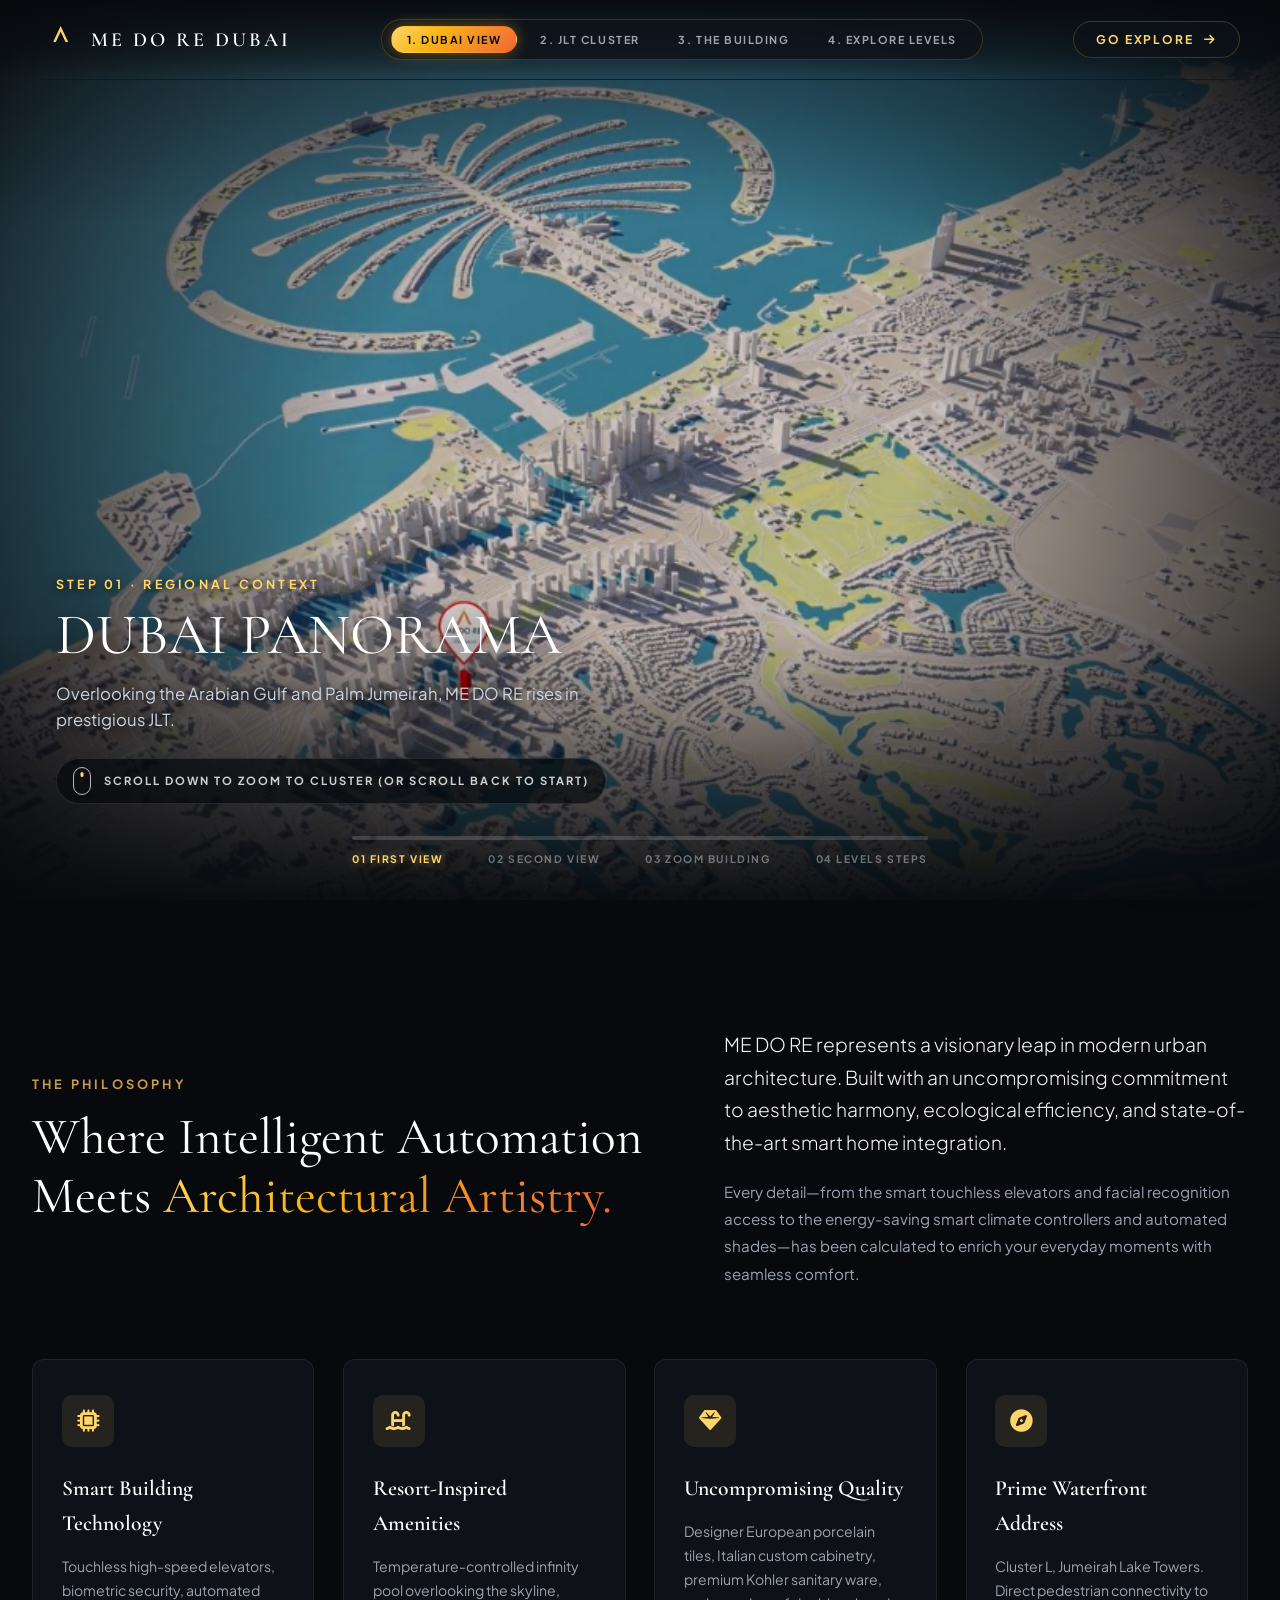
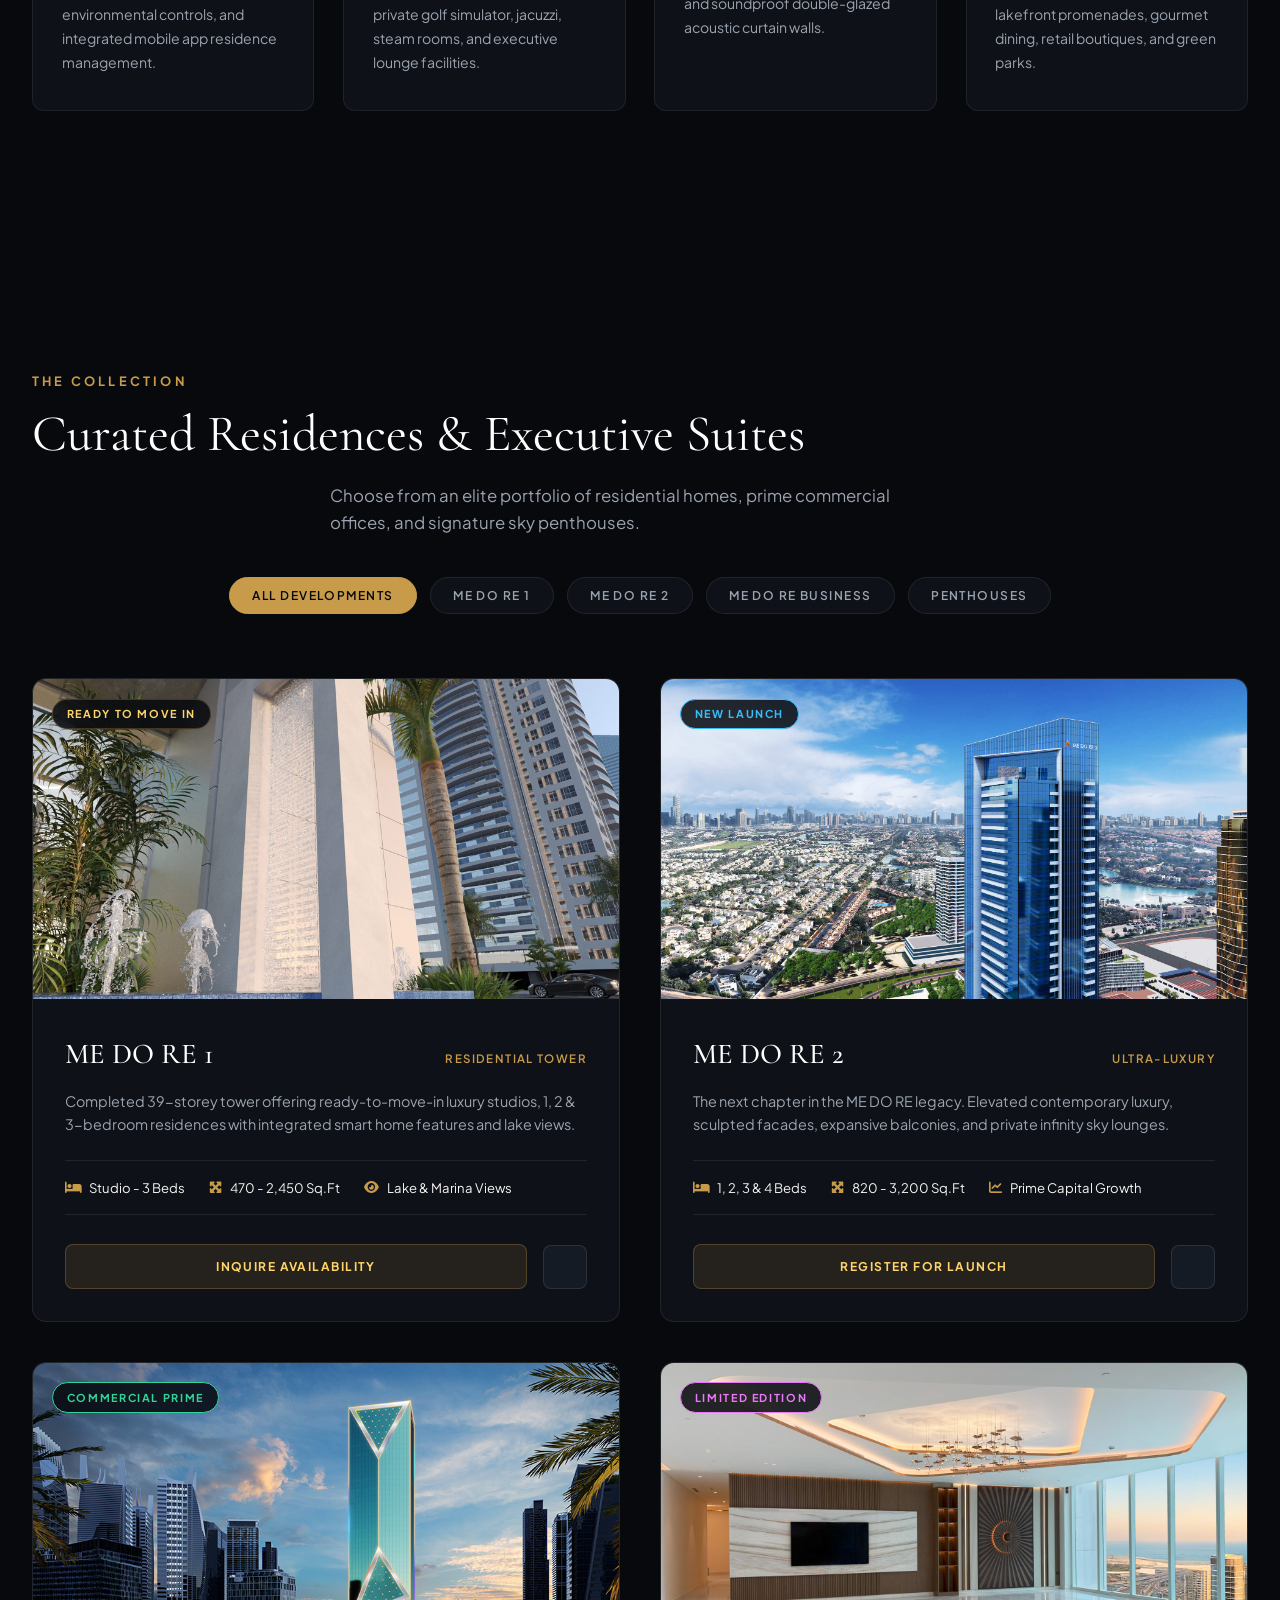
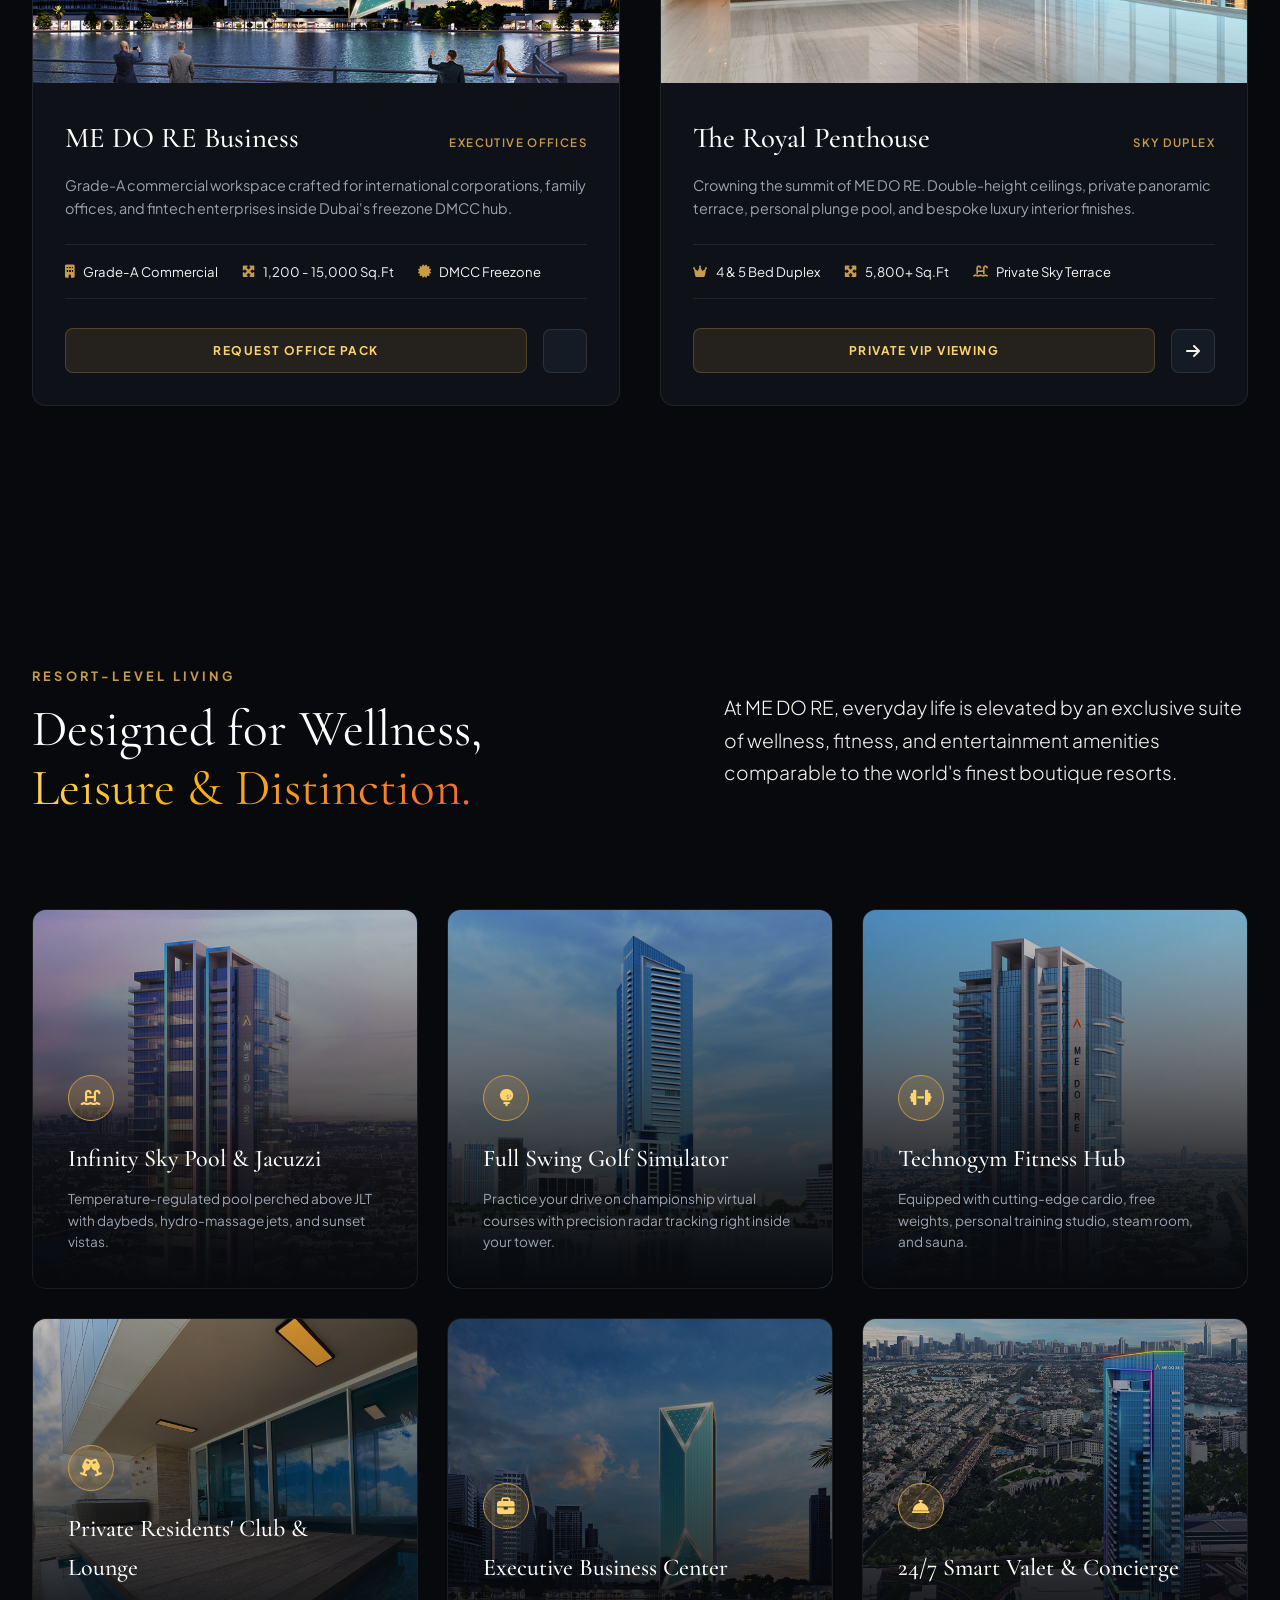
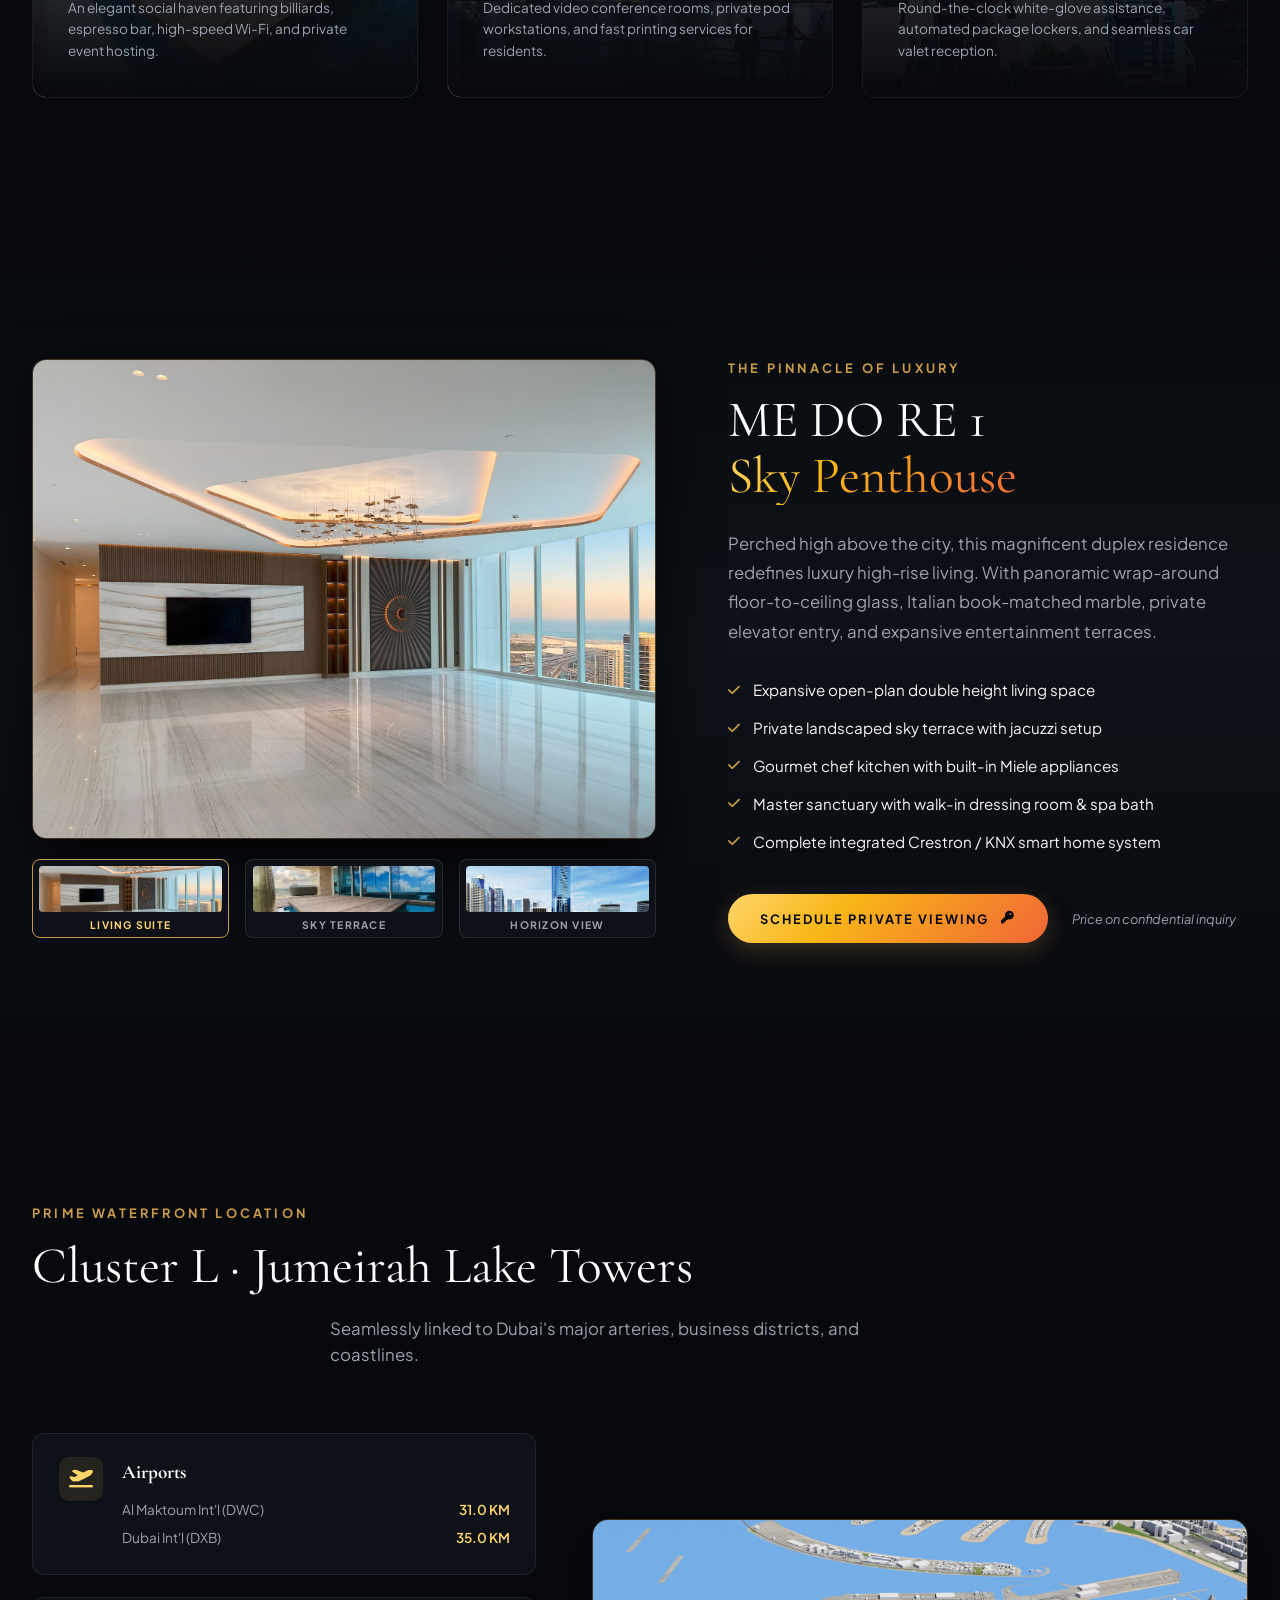
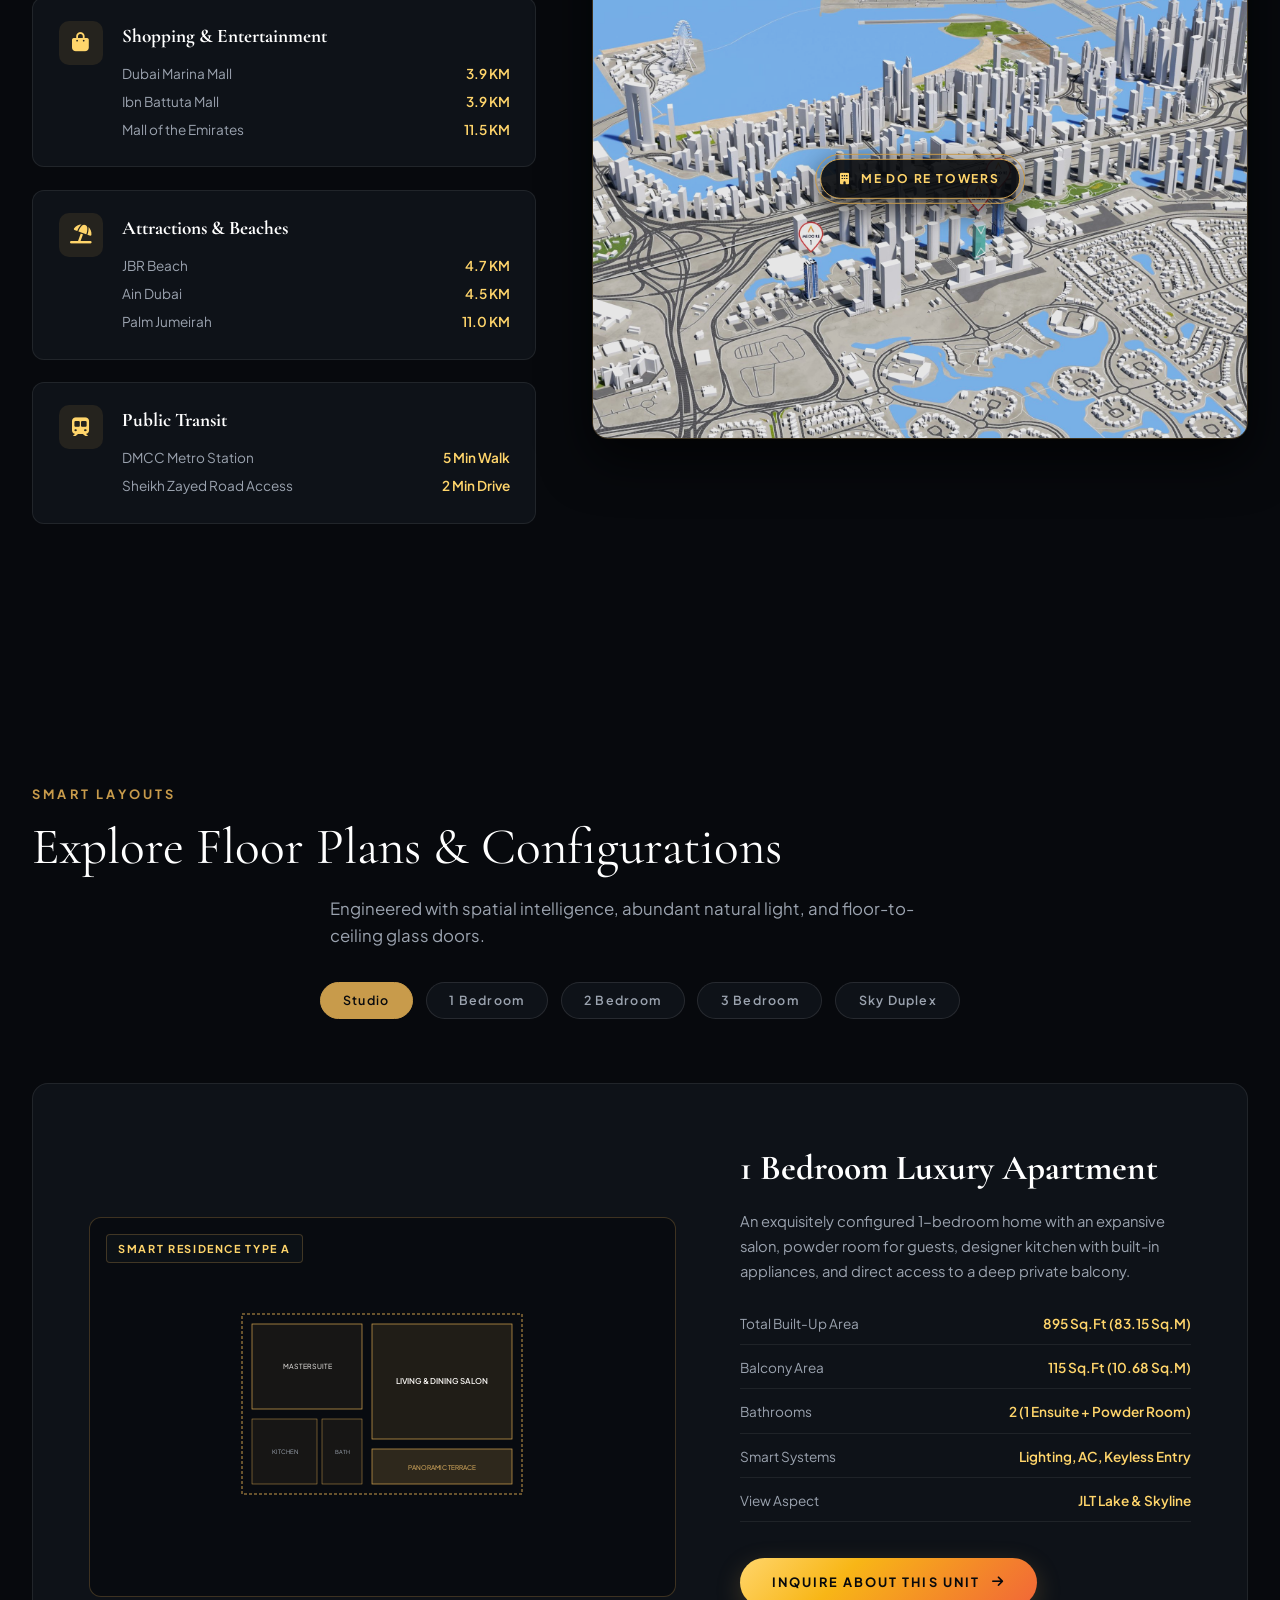
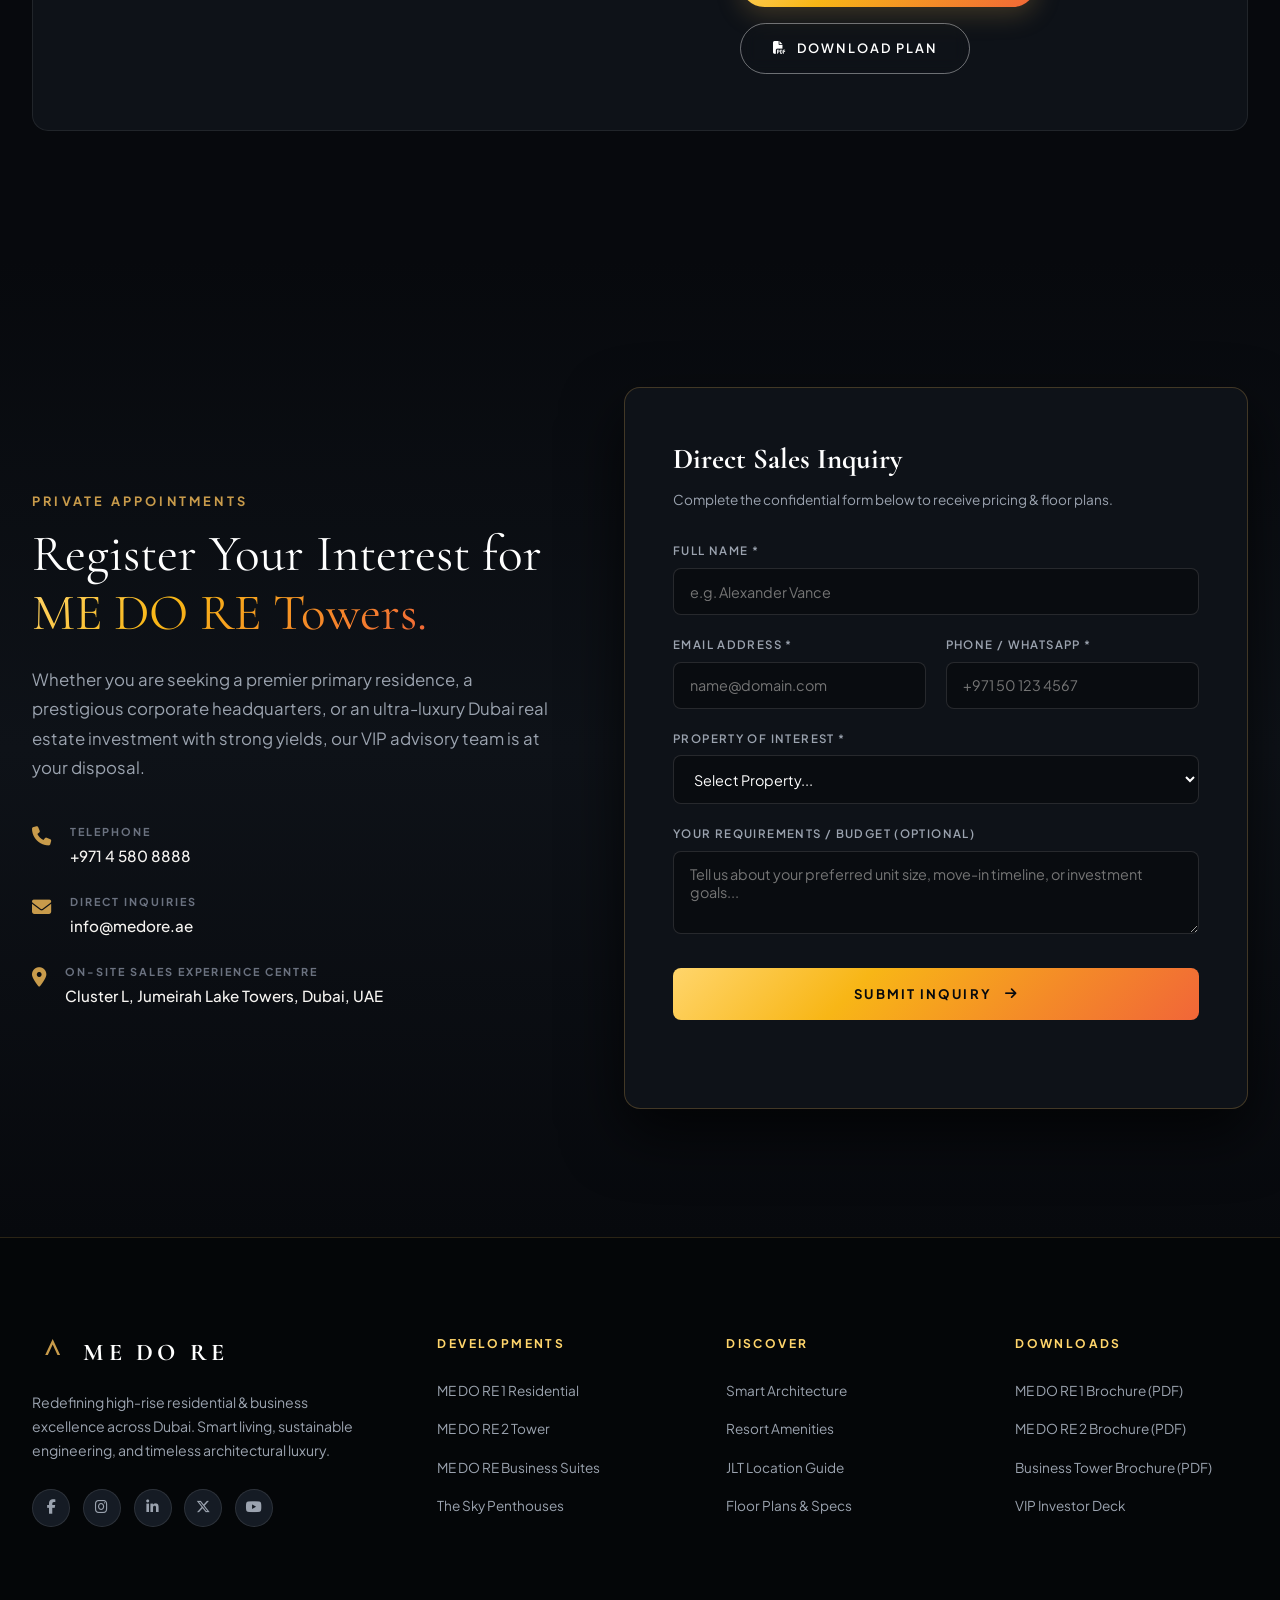
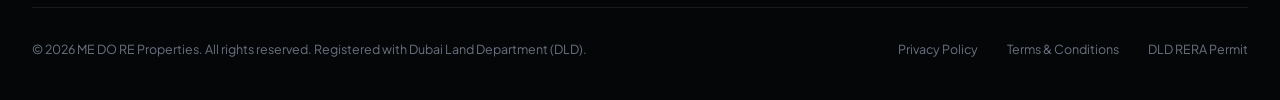
<file: index.html>
<!DOCTYPE html>
<html lang="en">
<head>
  <meta charset="UTF-8" />
  <meta name="viewport" content="width=device-width, initial-scale=1.0, maximum-scale=5" />
  <title>ME DO RE — Luxury Towers Dubai | Buy Office Spaces & Apartments</title>
  <meta name="description" content="Experience smart luxury living at ME DO RE Towers, JLT Dubai. Modern residences, sky penthouses, and premier executive offices with panoramic lake & marina views." />
  <link rel="icon" type="image/svg+xml" href="public/images/logo-icon.svg" />

  <!-- Google Fonts: Cormorant Garamond & Plus Jakarta Sans -->
  <link rel="preconnect" href="https://fonts.googleapis.com" />
  <link rel="preconnect" href="https://fonts.gstatic.com" crossorigin />
  <link href="https://fonts.googleapis.com/css2?family=Cormorant+Garamond:ital,wght@0,300;0,400;0,500;0,600;0,700;1,400;1,600&family=Plus+Jakarta+Sans:wght@300;400;500;600;700&display=swap" rel="stylesheet" />

  <!-- Font Awesome Icons -->
  <link rel="stylesheet" href="https://cdnjs.cloudflare.com/ajax/libs/font-awesome/6.5.1/css/all.min.css" integrity="sha512-DTOQO9RWCH3ppGqcWaEA1BIZOC6xxalwEsw9c2QQeAIftl+Vegovlnee1c9QX4TctnWMn13TZye+giMm8e2LwA==" crossorigin="anonymous" referrerpolicy="no-referrer" />

  <link rel="stylesheet" href="style.css" />
</head>
<body class="prologue-active">

  <!-- ============================================================ -->
  <!-- PRE-HOMEPAGE STEP-BY-STEP PROLOGUE EXPERIENCE                -->
  <!-- Step 1: First View (Dubai Palm 3D)                           -->
  <!-- Step 2: Second View (JLT Lake Cluster Zoom)                  -->
  <!-- Step 3: Zooming to Building                                  -->
  <!-- Step 4: Building with Interactive Level Steps                -->
  <!-- Finish: Go Explore Button -> Load Website                   -->
  <!-- ============================================================ -->
  <div class="site-prologue" id="sitePrologue">
    
    <!-- Top Prologue Header -->
    <div class="prologue-header">
      <div class="prologue-logo">
        <svg class="medore-svg-logo-sm" viewBox="0 0 280.4 204.5" xmlns="http://www.w3.org/2000/svg">
          <polygon fill="#ffd56b" points="96.4 117.1 115.6 117.1 151.1 39.6 186.1 117.1 205.4 117.1 150.9 0 96.4 117.1"/>
        </svg>
        <span>ME DO RE DUBAI</span>
      </div>

      <!-- Navigation Step Pills -->
      <div class="prologue-step-nav" id="prologueStepNav">
        <button class="step-nav-btn active" data-step="1">1. DUBAI VIEW</button>
        <button class="step-nav-btn" data-step="2">2. JLT CLUSTER</button>
        <button class="step-nav-btn" data-step="3">3. THE BUILDING</button>
        <button class="step-nav-btn" data-step="4">4. EXPLORE LEVELS</button>
      </div>

      <button class="btn-skip-intro" id="btnSkipIntro">
        <span>GO EXPLORE</span>
        <i class="fa-solid fa-arrow-right"></i>
      </button>
    </div>

    <!-- Visual Canvas Stage (Multi-Layer Images) -->
    <div class="prologue-stage" id="prologueStage">
      
      <!-- STEP 1: First Image, First View (Dubai Palm 3D masterplan with ME DO RE Pin) -->
      <div class="prologue-layer layer-view-1" id="pLayerView1">
        <img src="public/images/dubai-view-1.jpg" alt="Dubai 3D View with Palm Jumeirah" class="prologue-img" />
      </div>

      <!-- STEP 2: Second View (Zooming in to JLT lake & cluster with red line) -->
      <div class="prologue-layer layer-view-2" id="pLayerView2">
        <img src="public/images/dubai-view-2.jpg" alt="JLT Lake Cluster Zoom View" class="prologue-img" />
      </div>

      <!-- STEP 3 & 4: The Building Exterior & Interactive Levels -->
      <div class="prologue-layer layer-building-levels" id="pLayerBuilding">
        <img src="public/images/medore-exterior.jpg" alt="ME DO RE 39-Storey Tower" class="prologue-img building-main-img" id="pBuildingImg" />

        <!-- Interactive Building Levels (Steps on the Building) -->
        <div class="building-levels-overlay" id="buildingLevelsOverlay">
          
          <!-- Level 1: Penthouse (Levels 38-39) -->
          <div class="building-level-row level-penthouse" data-level="penthouse">
            <div class="level-indicator-box">
              <span class="level-badge">LVL 38 - 39</span>
              <div class="level-info">
                <strong>Crown Sky Penthouses</strong>
                <small>Duplex · Private Sky Terrace & Plunge Pool</small>
              </div>
            </div>
            <button class="btn-inspect-level" title="Inspect Architectural Plan">
              <i class="fa-solid fa-compass-drafting"></i>
              <span>VIEW ARCHITECTURE</span>
            </button>
          </div>

          <!-- Level 2: Sky Pool & Spa (Levels 20-21) -->
          <div class="building-level-row level-pool" data-level="pool">
            <div class="level-indicator-box">
              <span class="level-badge">LVL 20 - 21</span>
              <div class="level-info">
                <strong>Infinity Sky Pool & Spa</strong>
                <small>Wellness Deck · Hydro-massage Jacuzzi</small>
              </div>
            </div>
            <button class="btn-inspect-level" title="Inspect Architectural Plan">
              <i class="fa-solid fa-compass-drafting"></i>
              <span>VIEW ARCHITECTURE</span>
            </button>
          </div>

          <!-- Level 3: Luxury Residences (Levels 05-37) -->
          <div class="building-level-row level-residences" data-level="residences">
            <div class="level-indicator-box">
              <span class="level-badge">LVL 05 - 37</span>
              <div class="level-info">
                <strong>Smart Luxury Residences</strong>
                <small>Studios, 1, 2 & 3 Beds · AI Home Automation</small>
              </div>
            </div>
            <button class="btn-inspect-level" title="Inspect Architectural Plan">
              <i class="fa-solid fa-compass-drafting"></i>
              <span>VIEW ARCHITECTURE</span>
            </button>
          </div>

          <!-- Level 4: Podium & Lobby (Ground - Level 04) -->
          <div class="building-level-row level-podium" data-level="podium">
            <div class="level-indicator-box">
              <span class="level-badge">GROUND & PODIUM</span>
              <div class="level-info">
                <strong>Grand Atrium & Promenade</strong>
                <small>Smart Valet · Retail · Lakefront Access</small>
              </div>
            </div>
            <button class="btn-inspect-level" title="Inspect Architectural Plan">
              <i class="fa-solid fa-compass-drafting"></i>
              <span>VIEW ARCHITECTURE</span>
            </button>
          </div>

        </div>
      </div>

      <!-- Vignettes -->
      <div class="prologue-vignette"></div>
      <div class="prologue-gradient"></div>
    </div>

    <!-- Prologue Step Story HUD (Bottom / Left) -->
    <div class="prologue-story-box">
      
      <!-- Step 1 Text -->
      <div class="prologue-story-step active" id="pStep1">
        <div class="p-eyebrow">STEP 01 · REGIONAL CONTEXT</div>
        <h1 class="p-title">DUBAI PANORAMA</h1>
        <p class="p-subtitle">Overlooking the Arabian Gulf and Palm Jumeirah, ME DO RE rises in prestigious JLT.</p>
        <div class="p-scroll-indicator">
          <div class="p-mouse"><span class="p-wheel"></span></div>
          <span>SCROLL DOWN TO ZOOM TO CLUSTER (OR SCROLL BACK TO START)</span>
        </div>
      </div>

      <!-- Step 2 Text -->
      <div class="prologue-story-step" id="pStep2">
        <div class="p-eyebrow">STEP 02 · LOCATION ZOOM</div>
        <h2 class="p-title">JLT CLUSTER L</h2>
        <p class="p-subtitle">Directly on the scenic lakefront promenade with effortless access to Sheikh Zayed Road.</p>
        <div class="p-scroll-indicator">
          <div class="p-mouse"><span class="p-wheel"></span></div>
          <span>SCROLL DOWN TO ZOOM TO BUILDING</span>
        </div>
      </div>

      <!-- Step 3 Text -->
      <div class="prologue-story-step" id="pStep3">
        <div class="p-eyebrow">STEP 03 · THE TOWER</div>
        <h2 class="p-title">ME DO RE TOWER</h2>
        <p class="p-subtitle">39 storeys of sculpted glass architecture featuring aerodynamic facades and smart living.</p>
        <div class="p-scroll-indicator">
          <div class="p-mouse"><span class="p-wheel"></span></div>
          <span>SCROLL DOWN TO EXPLORE BUILDING LEVELS</span>
        </div>
      </div>

      <!-- Step 4 Text (Building Levels Active) -->
      <div class="prologue-story-step" id="pStep4">
        <div class="p-eyebrow">STEP 04 · INTERACTIVE LEVELS</div>
        <h2 class="p-title">EXPLORE BUILDING LEVELS</h2>
        <p class="p-subtitle">Click on any level above to inspect architectural plans, layouts, and specifications.</p>
        <div class="p-finish-actions">
          <button class="btn-go-explore" id="btnGoExplore">
            <span>GO EXPLORE WEBSITE</span>
            <i class="fa-solid fa-arrow-right"></i>
          </button>
        </div>
      </div>

    </div>

    <!-- Bottom Progress Rail with Bidirectional Scrub Bar -->
    <div class="prologue-progress-rail">
      <div class="p-rail-track">
        <div class="p-rail-fill" id="pRailFill"></div>
      </div>
      <div class="p-rail-labels">
        <span class="active" id="pLabel1">01 FIRST VIEW</span>
        <span id="pLabel2">02 SECOND VIEW</span>
        <span id="pLabel3">03 ZOOM BUILDING</span>
        <span id="pLabel4">04 LEVELS STEPS</span>
      </div>
    </div>

    <!-- ARCHITECTURAL LEVEL INSPECT MODAL (OPENS ON CLICKING A LEVEL) -->
    <div class="arch-level-modal" id="archLevelModal">
      <div class="modal-backdrop" id="modalBackdrop"></div>
      <div class="modal-dialog">
        <button class="modal-close-btn" id="modalCloseBtn" aria-label="Close Modal">&times;</button>
        
        <div class="modal-content-grid">
          <!-- Left: Architectural Render / Preview -->
          <div class="modal-visual-side">
            <div class="modal-img-frame">
              <img src="public/images/penthouse-living.png" alt="Architectural Plan" id="modalArchImg" />
            </div>
            <div class="blueprint-badge" id="modalBlueprintBadge">ARCHITECTURAL SCHEMATIC · DRAFT v2.4</div>
          </div>

          <!-- Right: Architectural Specifications -->
          <div class="modal-info-side">
            <span class="gold-subheading" id="modalLevelTag">LEVEL 38 - 39</span>
            <h3 class="modal-level-title" id="modalLevelTitle">The Crown Sky Duplex Penthouse</h3>
            <p class="modal-level-desc" id="modalLevelDesc">
              Exquisite double-height duplex layout featuring panoramic glass curtain walls, private plunge pool on open sky terrace, Italian marble finishes, and private high-speed elevator access.
            </p>

            <div class="modal-specs-grid">
              <div class="m-spec">
                <span class="lbl">Total Area</span>
                <strong class="val" id="modalSpecArea">5,850 Sq.Ft</strong>
              </div>
              <div class="m-spec">
                <span class="lbl">Ceiling Height</span>
                <strong class="val" id="modalSpecCeiling">6.2 Meters</strong>
              </div>
              <div class="m-spec">
                <span class="lbl">View Aspect</span>
                <strong class="val" id="modalSpecView">360° Dubai Marina & Sea</strong>
              </div>
              <div class="m-spec">
                <span class="lbl">Smart Integration</span>
                <strong class="val" id="modalSpecSmart">KNX / Crestron AI</strong>
              </div>
            </div>

            <div class="modal-footer-actions">
              <button class="btn-gold-luxury" id="btnModalClose">
                <span>CLOSE PREVIEW</span>
              </button>
            </div>
          </div>
        </div>

      </div>
    </div>

  </div>

  <!-- ============================================================ -->
  <!-- MAIN HOMEPAGE (medore.ae) LOADED AFTER FINISHING LEVELS      -->
  <!-- ============================================================ -->
  <div class="site-wrapper" id="siteWrapper">
    
    <!-- Audio Widget -->
    <div class="audio-toggle-widget" id="audioToggle" title="Toggle Sound / Experience Audio">
      <div class="sound-bars">
        <span class="bar bar-1"></span>
        <span class="bar bar-2"></span>
        <span class="bar bar-3"></span>
        <span class="bar bar-4"></span>
      </div>
      <span class="audio-label">SOUND</span>
    </div>

    <!-- Website Header -->
    <header class="site-header" id="siteHeader">
      <div class="header-container">
        <div class="header-left">
          <button class="nav-toggle" id="navToggle" aria-label="Toggle Menu">
            <span class="hamburger-line"></span>
            <span class="hamburger-line"></span>
          </button>
          <nav class="primary-nav" id="primaryNav">
            <ul class="nav-links">
              <li><a href="#home" class="nav-link">Home</a></li>
              <li><a href="#philosophy" class="nav-link">Philosophy</a></li>
              <li><a href="#properties" class="nav-link">Residences</a></li>
              <li><a href="#amenities" class="nav-link">Amenities</a></li>
              <li><a href="#penthouse" class="nav-link">Penthouse</a></li>
              <li><a href="#location" class="nav-link">Location</a></li>
              <li><a href="#floorplans" class="nav-link">Floor Plans</a></li>
            </ul>
          </nav>
        </div>

        <!-- Center Official Medore SVG Logo -->
        <div class="header-center">
          <a href="#home" class="brand-logo" aria-label="ME DO RE Home">
            <svg class="medore-svg-logo" viewBox="0 0 280.4 204.5" xmlns="http://www.w3.org/2000/svg">
              <defs>
                <linearGradient id="medore-gold-grad" x1="150.9" y1="-.2" x2="150.9" y2="115.3" gradientUnits="userSpaceOnUse">
                  <stop offset="0%" stop-color="#ffd56b" />
                  <stop offset="25%" stop-color="#f8b616" />
                  <stop offset="50%" stop-color="#f48a28" />
                  <stop offset="75%" stop-color="#f17033" />
                  <stop offset="100%" stop-color="#f16638" />
                </linearGradient>
              </defs>
              <g class="logo-letters" fill="#ffffff">
                <path d="M40.2,180.9c0-.3-.2-1.3-.4-2.8-.2-1.3-.3-2.4-.4-3.2-.2,1-.4,2-.8,3-.3,1-.8,2-1.3,3.1l-11.5,23.5-11.5-24c-.5-1-.9-1.9-1.3-2.9-.4-.9-.7-1.8-.9-2.7,0,.9,0,1.9-.2,2.9-.1,1-.3,2.1-.6,3.2l-4.7,21.7H0l10.4-46,13,27.8c.2.4.5,1.2.9,2.2s.9,2.3,1.5,3.8c.4-1.3,1.1-2.9,2-4.8.2-.5.4-.9.5-1.2l12.7-27.8,10.7,46h-6.7l-4.9-21.8Z"/>
                <path d="M58.1,202.7v-44.1h24.6v6.1h-17.4v11.1h17.4v6.3h-17.4v14.3h17.4v6.4h-24.6Z"/>
                <path d="M225.8,183v19.7h-6.7v-44.1h10c2.9,0,5.2.2,6.8.6,1.6.4,3,1,4.1,1.9,1.4,1.1,2.4,2.4,3.2,4.1.7,1.7,1.1,3.5,1.1,5.5,0,3.5-.9,6.3-2.6,8.3-1.7,2-4.2,3.2-7.6,3.6l15.2,20.1h-8.1l-14.7-19.7h-.8ZM226.3,177.4h1.3c3.8,0,6.3-.4,7.6-1.3,1.2-.9,1.9-2.5,1.9-4.7s-.7-4.1-2-5.1c-1.3-1-3.8-1.5-7.4-1.5h-1.3v12.7Z"/>
                <path d="M255.8,202.7v-44.1h24.6v6.1h-17.4v11.1h17.4v6.3h-17.4v14.3h17.4v6.4h-24.6Z"/>
                <g>
                  <path d="M135.1,162.7c-1.9-1.5-4.2-2.5-6.7-3.2-2.6-.6-7-.9-13.3-.9h-9.7v44.1h11.6c5.2,0,9-.3,11.5-.9,2.5-.6,4.7-1.7,6.6-3.2,2.6-2,4.5-4.5,5.8-7.5,1.3-3,2-6.5,2-10.4s-.7-7.4-2-10.5c-1.3-3.1-3.2-5.6-5.8-7.5ZM134.2,188c-.8,2.1-2.1,3.9-3.8,5.3-1.2,1-2.7,1.8-4.3,2.2-1.7.4-4.1.7-7.5.7h-6v-31.2h5.2c3.7,0,6.4.2,8.2.7,1.7.4,3.2,1.2,4.5,2.2,1.7,1.4,2.9,3.2,3.8,5.3.8,2.1,1.2,4.6,1.2,7.4s-.4,5.3-1.2,7.4Z"/>
                  <path d="M194.6,171.9c-1.2-2.8-2.9-5.3-5.1-7.5-2.2-2.2-4.8-3.9-7.6-5-2.8-1.1-5.9-1.7-9-1.7s-6.2.6-9.1,1.7c-2.9,1.1-5.4,2.8-7.7,5-2.2,2.2-4,4.7-5.1,7.5-1.2,2.8-1.7,5.8-1.7,8.9s.6,6.1,1.7,8.9c1.2,2.8,2.9,5.3,5.1,7.4,2.2,2.2,4.8,3.8,7.6,5,2.9,1.2,5.9,1.8,9.1,1.8s6.1-.6,9-1.7c2.9-1.2,5.4-2.8,7.7-5,2.2-2.2,4-4.7,5.1-7.5,1.2-2.8,1.8-5.8,1.8-8.9s-.6-6.1-1.8-8.9ZM187.7,187.1c-.8,2-2,3.8-3.5,5.3-1.5,1.6-3.3,2.8-5.2,3.6-1.9.8-4,1.2-6.1,1.2s-4.3-.4-6.2-1.2c-1.9-.8-3.7-2-5.2-3.6-1.5-1.6-2.7-3.3-3.5-5.3-.8-2-1.2-4.1-1.2-6.3s.4-4.4,1.2-6.4c.8-2,2-3.8,3.5-5.3,1.5-1.6,3.3-2.8,5.2-3.6,2-.8,4-1.2,6.2-1.2s4.2.4,6.2,1.2c2,.8,3.7,2,5.2,3.6,1.5,1.6,2.7,3.4,3.5,5.4.8,2,1.2,4.1,1.2,6.4s-.4,4.3-1.2,6.3Z"/>
                </g>
              </g>
              <polygon fill="url(#medore-gold-grad)" points="96.4 117.1 115.6 117.1 151.1 39.6 186.1 117.1 205.4 117.1 150.9 0 96.4 117.1"/>
            </svg>
          </a>
        </div>

        <div class="header-right">
          <button class="btn-replay-prologue" id="btnReplayPrologue" title="View 3D Steps & Levels">
            <i class="fa-solid fa-map-location-dot"></i>
            <span>3D STEPS INTRO</span>
          </button>
          <a href="#register" class="btn-register-cta">
            <span class="btn-text">REGISTER INTEREST</span>
            <i class="fa-solid fa-arrow-right"></i>
          </a>
        </div>
      </div>
    </header>

    <!-- ACTUAL HOMEPAGE HERO SECTION -->
    <section class="home-hero-section" id="home">
      <div class="home-hero-media">
        <video
          id="homeHeroVideo"
          class="home-hero-video"
          src="public/medore-tower-hero.mp4"
          poster="public/images/medore-hero.jpg"
          autoplay
          muted
          loop
          playsinline
        ></video>
        <div class="home-hero-overlay"></div>
      </div>

      <div class="home-hero-content text-center">
        <div class="gold-subheading">ME DO RE PROPERTIES · JLT DUBAI</div>
        <h1 class="home-hero-headline">
          Buy Office Spaces & Apartments <br />
          <span class="gold-gradient-text">ME DO RE Towers Dubai</span>
        </h1>
        <p class="home-hero-subheadline">
          Experience smart living in completed 39-storey residences, duplex penthouses, and executive business suites overlooking the pristine lakes of JLT.
        </p>

        <div class="home-hero-buttons">
          <a href="#register" class="btn-gold-luxury">
            <span>REGISTER YOUR INTEREST</span>
            <i class="fa-solid fa-arrow-right"></i>
          </a>
          <a href="#properties" class="btn-outline-luxury">
            <span>EXPLORE PROPERTIES</span>
          </a>
        </div>
      </div>

      <div class="scroll-down-hint">
        <span>SCROLL TO EXPLORE</span>
        <i class="fa-solid fa-chevron-down"></i>
      </div>
    </section>

    <!-- 1. PHILOSOPHY SECTION -->
    <section class="section philosophy-section" id="philosophy">
      <div class="content-container">
        <div class="section-header-split">
          <div class="split-col-left">
            <span class="gold-subheading">THE PHILOSOPHY</span>
            <h2 class="section-title">
              Where Intelligent Automation Meets <span class="gold-gradient-text">Architectural Artistry.</span>
            </h2>
          </div>
          <div class="split-col-right">
            <p class="lead-text">
              ME DO RE represents a visionary leap in modern urban architecture. Built with an uncompromising commitment to aesthetic harmony, ecological efficiency, and state-of-the-art smart home integration.
            </p>
            <p class="secondary-text">
              Every detail—from the smart touchless elevators and facial recognition access to the energy-saving smart climate controllers and automated shades—has been calculated to enrich your everyday moments with seamless comfort.
            </p>
          </div>
        </div>

        <div class="pillars-grid">
          <div class="pillar-card">
            <div class="pillar-icon"><i class="fa-solid fa-microchip"></i></div>
            <h3 class="pillar-title">Smart Building Technology</h3>
            <p class="pillar-text">Touchless high-speed elevators, biometric security, automated environmental controls, and integrated mobile app residence management.</p>
          </div>

          <div class="pillar-card">
            <div class="pillar-icon"><i class="fa-solid fa-water-ladder"></i></div>
            <h3 class="pillar-title">Resort-Inspired Amenities</h3>
            <p class="pillar-text">Temperature-controlled infinity pool overlooking the skyline, private golf simulator, jacuzzi, steam rooms, and executive lounge facilities.</p>
          </div>

          <div class="pillar-card">
            <div class="pillar-icon"><i class="fa-solid fa-gem"></i></div>
            <h3 class="pillar-title">Uncompromising Quality</h3>
            <p class="pillar-text">Designer European porcelain tiles, Italian custom cabinetry, premium Kohler sanitary ware, and soundproof double-glazed acoustic curtain walls.</p>
          </div>

          <div class="pillar-card">
            <div class="pillar-icon"><i class="fa-solid fa-compass"></i></div>
            <h3 class="pillar-title">Prime Waterfront Address</h3>
            <p class="pillar-text">Cluster L, Jumeirah Lake Towers. Direct pedestrian connectivity to lakefront promenades, gourmet dining, retail boutiques, and green parks.</p>
          </div>
        </div>
      </div>
    </section>

    <!-- 2. THE PROPERTY COLLECTION SHOWCASE -->
    <section class="section properties-section" id="properties">
      <div class="content-container">
        <div class="section-header text-center">
          <span class="gold-subheading">THE COLLECTION</span>
          <h2 class="section-title">Curated Residences & Executive Suites</h2>
          <p class="section-subtitle">
            Choose from an elite portfolio of residential homes, prime commercial offices, and signature sky penthouses.
          </p>
          
          <div class="collection-tabs" id="collectionTabs">
            <button class="tab-btn active" data-filter="all">ALL DEVELOPMENTS</button>
            <button class="tab-btn" data-filter="medore1">ME DO RE 1</button>
            <button class="tab-btn" data-filter="medore2">ME DO RE 2</button>
            <button class="tab-btn" data-filter="business">ME DO RE BUSINESS</button>
            <button class="tab-btn" data-filter="penthouse">PENTHOUSES</button>
          </div>
        </div>

        <div class="properties-grid">
          
          <div class="property-card" data-category="medore1">
            <div class="card-media">
              <img src="public/images/medore-exterior.jpg" alt="ME DO RE 1 Tower" loading="lazy" />
              <span class="card-status-badge">READY TO MOVE IN</span>
            </div>
            <div class="card-body">
              <div class="card-header-row">
                <h3 class="card-title">ME DO RE 1</h3>
                <span class="card-tag">Residential Tower</span>
              </div>
              <p class="card-desc">Completed 39-storey tower offering ready-to-move-in luxury studios, 1, 2 & 3-bedroom residences with integrated smart home features and lake views.</p>
              <div class="card-specs">
                <div class="spec-item"><i class="fa-solid fa-bed"></i> Studio - 3 Beds</div>
                <div class="spec-item"><i class="fa-solid fa-maximize"></i> 470 - 2,450 Sq.Ft</div>
                <div class="spec-item"><i class="fa-solid fa-eye"></i> Lake & Marina Views</div>
              </div>
              <div class="card-footer">
                <a href="#register" class="btn-card-action">INQUIRE AVAILABILITY</a>
                <a href="https://medore.ae/wp-content/uploads/2025/04/ME-DO-RE-1-Brochure.pdf" target="_blank" class="btn-card-brochure" title="Download Brochure">
                  <i class="fa-solid fa-arrow-down-to-bracket"></i>
                </a>
              </div>
            </div>
          </div>

          <div class="property-card" data-category="medore2">
            <div class="card-media">
              <img src="public/images/medore-2.jpg" alt="ME DO RE 2 Luxury Tower" loading="lazy" />
              <span class="card-status-badge badge-new">NEW LAUNCH</span>
            </div>
            <div class="card-body">
              <div class="card-header-row">
                <h3 class="card-title">ME DO RE 2</h3>
                <span class="card-tag">Ultra-Luxury</span>
              </div>
              <p class="card-desc">The next chapter in the ME DO RE legacy. Elevated contemporary luxury, sculpted facades, expansive balconies, and private infinity sky lounges.</p>
              <div class="card-specs">
                <div class="spec-item"><i class="fa-solid fa-bed"></i> 1, 2, 3 & 4 Beds</div>
                <div class="spec-item"><i class="fa-solid fa-maximize"></i> 820 - 3,200 Sq.Ft</div>
                <div class="spec-item"><i class="fa-solid fa-chart-line"></i> Prime Capital Growth</div>
              </div>
              <div class="card-footer">
                <a href="#register" class="btn-card-action">REGISTER FOR LAUNCH</a>
                <a href="https://medore.ae/wp-content/uploads/2025/04/ME-DO-RE-2-Brochure.pdf" target="_blank" class="btn-card-brochure" title="Download Brochure">
                  <i class="fa-solid fa-arrow-down-to-bracket"></i>
                </a>
              </div>
            </div>
          </div>

          <div class="property-card" data-category="business">
            <div class="card-media">
              <img src="public/images/banner-business.jpg" alt="ME DO RE Business Tower" loading="lazy" />
              <span class="card-status-badge badge-business">COMMERCIAL PRIME</span>
            </div>
            <div class="card-body">
              <div class="card-header-row">
                <h3 class="card-title">ME DO RE Business</h3>
                <span class="card-tag">Executive Offices</span>
              </div>
              <p class="card-desc">Grade-A commercial workspace crafted for international corporations, family offices, and fintech enterprises inside Dubai's freezone DMCC hub.</p>
              <div class="card-specs">
                <div class="spec-item"><i class="fa-solid fa-building"></i> Grade-A Commercial</div>
                <div class="spec-item"><i class="fa-solid fa-maximize"></i> 1,200 - 15,000 Sq.Ft</div>
                <div class="spec-item"><i class="fa-solid fa-certificate"></i> DMCC Freezone</div>
              </div>
              <div class="card-footer">
                <a href="#register" class="btn-card-action">REQUEST OFFICE PACK</a>
                <a href="https://medore.ae/wp-content/uploads/2025/05/MEDORE-2.pdf" target="_blank" class="btn-card-brochure" title="Download Brochure">
                  <i class="fa-solid fa-arrow-down-to-bracket"></i>
                </a>
              </div>
            </div>
          </div>

          <div class="property-card" data-category="penthouse">
            <div class="card-media">
              <img src="public/images/penthouse-living.png" alt="ME DO RE Penthouse" loading="lazy" />
              <span class="card-status-badge badge-exclusive">LIMITED EDITION</span>
            </div>
            <div class="card-body">
              <div class="card-header-row">
                <h3 class="card-title">The Royal Penthouse</h3>
                <span class="card-tag">Sky Duplex</span>
              </div>
              <p class="card-desc">Crowning the summit of ME DO RE. Double-height ceilings, private panoramic terrace, personal plunge pool, and bespoke luxury interior finishes.</p>
              <div class="card-specs">
                <div class="spec-item"><i class="fa-solid fa-crown"></i> 4 & 5 Bed Duplex</div>
                <div class="spec-item"><i class="fa-solid fa-maximize"></i> 5,800+ Sq.Ft</div>
                <div class="spec-item"><i class="fa-solid fa-swimming-pool"></i> Private Sky Terrace</div>
              </div>
              <div class="card-footer">
                <a href="#register" class="btn-card-action">PRIVATE VIP VIEWING</a>
                <a href="#penthouse" class="btn-card-brochure" title="View Penthouse Experience">
                  <i class="fa-solid fa-arrow-right"></i>
                </a>
              </div>
            </div>
          </div>

        </div>
      </div>
    </section>

    <!-- 3. SIGNATURE AMENITIES -->
    <section class="section amenities-section" id="amenities">
      <div class="content-container">
        <div class="section-header-split">
          <div class="split-col-left">
            <span class="gold-subheading">RESORT-LEVEL LIVING</span>
            <h2 class="section-title">
              Designed for Wellness, <br />
              <span class="gold-gradient-text">Leisure & Distinction.</span>
            </h2>
          </div>
          <div class="split-col-right">
            <p class="lead-text">
              At ME DO RE, everyday life is elevated by an exclusive suite of wellness, fitness, and entertainment amenities comparable to the world's finest boutique resorts.
            </p>
          </div>
        </div>

        <div class="amenities-grid">
          <div class="amenity-tile">
            <div class="amenity-bg-img" style="background-image: url('public/images/property-1.jpg');"></div>
            <div class="amenity-content">
              <div class="amenity-icon-circle"><i class="fa-solid fa-water-ladder"></i></div>
              <h3 class="amenity-title">Infinity Sky Pool & Jacuzzi</h3>
              <p class="amenity-text">Temperature-regulated pool perched above JLT with daybeds, hydro-massage jets, and sunset vistas.</p>
            </div>
          </div>

          <div class="amenity-tile">
            <div class="amenity-bg-img" style="background-image: url('public/images/medore-hero.jpg');"></div>
            <div class="amenity-content">
              <div class="amenity-icon-circle"><i class="fa-solid fa-golf-ball-tee"></i></div>
              <h3 class="amenity-title">Full Swing Golf Simulator</h3>
              <p class="amenity-text">Practice your drive on championship virtual courses with precision radar tracking right inside your tower.</p>
            </div>
          </div>

          <div class="amenity-tile">
            <div class="amenity-bg-img" style="background-image: url('public/images/property-2.jpg');"></div>
            <div class="amenity-content">
              <div class="amenity-icon-circle"><i class="fa-solid fa-dumbbell"></i></div>
              <h3 class="amenity-title">Technogym Fitness Hub</h3>
              <p class="amenity-text">Equipped with cutting-edge cardio, free weights, personal training studio, steam room, and sauna.</p>
            </div>
          </div>

          <div class="amenity-tile">
            <div class="amenity-bg-img" style="background-image: url('public/images/penthouse-terrace.png');"></div>
            <div class="amenity-content">
              <div class="amenity-icon-circle"><i class="fa-solid fa-champagne-glasses"></i></div>
              <h3 class="amenity-title">Private Residents' Club & Lounge</h3>
              <p class="amenity-text">An elegant social haven featuring billiards, espresso bar, high-speed Wi-Fi, and private event hosting.</p>
            </div>
          </div>

          <div class="amenity-tile">
            <div class="amenity-bg-img" style="background-image: url('public/images/banner-business.jpg');"></div>
            <div class="amenity-content">
              <div class="amenity-icon-circle"><i class="fa-solid fa-briefcase"></i></div>
              <h3 class="amenity-title">Executive Business Center</h3>
              <p class="amenity-text">Dedicated video conference rooms, private pod workstations, and fast printing services for residents.</p>
            </div>
          </div>

          <div class="amenity-tile">
            <div class="amenity-bg-img" style="background-image: url('public/images/medore-facade.jpg');"></div>
            <div class="amenity-content">
              <div class="amenity-icon-circle"><i class="fa-solid fa-bell-concierge"></i></div>
              <h3 class="amenity-title">24/7 Smart Valet & Concierge</h3>
              <p class="amenity-text">Round-the-clock white-glove assistance, automated package lockers, and seamless car valet reception.</p>
            </div>
          </div>
        </div>
      </div>
    </section>

    <!-- 4. PENTHOUSE FEATURE SPOTLIGHT -->
    <section class="section penthouse-section" id="penthouse">
      <div class="content-container">
        <div class="penthouse-feature-wrapper">
          <div class="penthouse-visuals">
            <div class="penthouse-main-image">
              <img src="public/images/penthouse-living.png" alt="ME DO RE Penthouse Living Room" id="penthouseDisplayImg" />
            </div>
            <div class="penthouse-thumbs">
              <button class="thumb-btn active" data-src="public/images/penthouse-living.png">
                <img src="public/images/penthouse-living.png" alt="Living Room" />
                <span>LIVING SUITE</span>
              </button>
              <button class="thumb-btn" data-src="public/images/penthouse-terrace.png">
                <img src="public/images/penthouse-terrace.png" alt="Private Terrace" />
                <span>SKY TERRACE</span>
              </button>
              <button class="thumb-btn" data-src="public/images/medore-hero.jpg">
                <img src="public/images/medore-hero.jpg" alt="Skyline Panorama" />
                <span>HORIZON VIEW</span>
              </button>
            </div>
          </div>

          <div class="penthouse-details">
            <span class="gold-subheading">THE PINNACLE OF LUXURY</span>
            <h2 class="penthouse-heading">
              ME DO RE 1 <br />
              <span class="gold-gradient-text">Sky Penthouse</span>
            </h2>
            <p class="penthouse-text">
              Perched high above the city, this magnificent duplex residence redefines luxury high-rise living. With panoramic wrap-around floor-to-ceiling glass, Italian book-matched marble, private elevator entry, and expansive entertainment terraces.
            </p>
            
            <ul class="penthouse-features-list">
              <li><i class="fa-solid fa-check"></i> Expansive open-plan double height living space</li>
              <li><i class="fa-solid fa-check"></i> Private landscaped sky terrace with jacuzzi setup</li>
              <li><i class="fa-solid fa-check"></i> Gourmet chef kitchen with built-in Miele appliances</li>
              <li><i class="fa-solid fa-check"></i> Master sanctuary with walk-in dressing room & spa bath</li>
              <li><i class="fa-solid fa-check"></i> Complete integrated Crestron / KNX smart home system</li>
            </ul>

            <div class="penthouse-cta-row">
              <a href="#register" class="btn-gold-luxury">
                <span>SCHEDULE PRIVATE VIEWING</span>
                <i class="fa-solid fa-key"></i>
              </a>
              <span class="price-note">Price on confidential inquiry</span>
            </div>
          </div>
        </div>
      </div>
    </section>

    <!-- 5. LOCATION & CONNECTIVITY MAP SECTION -->
    <section class="section location-section" id="location">
      <div class="content-container">
        <div class="section-header text-center">
          <span class="gold-subheading">PRIME WATERFRONT LOCATION</span>
          <h2 class="section-title">Cluster L · Jumeirah Lake Towers</h2>
          <p class="section-subtitle">
            Seamlessly linked to Dubai's major arteries, business districts, and coastlines.
          </p>
        </div>

        <div class="location-layout">
          <div class="location-cards-col">
            <div class="proximity-card">
              <div class="card-icon-box"><i class="fa-solid fa-plane-departure"></i></div>
              <div class="card-info">
                <h4>Airports</h4>
                <div class="dist-row"><span>Al Maktoum Int'l (DWC)</span><strong>31.0 KM</strong></div>
                <div class="dist-row"><span>Dubai Int'l (DXB)</span><strong>35.0 KM</strong></div>
              </div>
            </div>

            <div class="proximity-card">
              <div class="card-icon-box"><i class="fa-solid fa-bag-shopping"></i></div>
              <div class="card-info">
                <h4>Shopping & Entertainment</h4>
                <div class="dist-row"><span>Dubai Marina Mall</span><strong>3.9 KM</strong></div>
                <div class="dist-row"><span>Ibn Battuta Mall</span><strong>3.9 KM</strong></div>
                <div class="dist-row"><span>Mall of the Emirates</span><strong>11.5 KM</strong></div>
              </div>
            </div>

            <div class="proximity-card">
              <div class="card-icon-box"><i class="fa-solid fa-umbrella-beach"></i></div>
              <div class="card-info">
                <h4>Attractions & Beaches</h4>
                <div class="dist-row"><span>JBR Beach</span><strong>4.7 KM</strong></div>
                <div class="dist-row"><span>Ain Dubai</span><strong>4.5 KM</strong></div>
                <div class="dist-row"><span>Palm Jumeirah</span><strong>11.0 KM</strong></div>
              </div>
            </div>

            <div class="proximity-card">
              <div class="card-icon-box"><i class="fa-solid fa-train-subway"></i></div>
              <div class="card-info">
                <h4>Public Transit</h4>
                <div class="dist-row"><span>DMCC Metro Station</span><strong>5 Min Walk</strong></div>
                <div class="dist-row"><span>Sheikh Zayed Road Access</span><strong>2 Min Drive</strong></div>
              </div>
            </div>
          </div>

          <div class="location-map-col">
            <div class="map-frame">
              <img src="public/images/location-map.jpg" alt="ME DO RE JLT Map Location" class="map-image" />
              <div class="map-overlay-badge">
                <div class="pulse-ring"></div>
                <div class="pin-marker"><i class="fa-solid fa-building"></i></div>
                <span>ME DO RE TOWERS</span>
              </div>
            </div>
          </div>
        </div>
      </div>
    </section>

    <!-- 6. FLOOR PLANS EXPLORER -->
    <section class="section floorplans-section" id="floorplans">
      <div class="content-container">
        <div class="section-header text-center">
          <span class="gold-subheading">SMART LAYOUTS</span>
          <h2 class="section-title">Explore Floor Plans & Configurations</h2>
          <p class="section-subtitle">
            Engineered with spatial intelligence, abundant natural light, and floor-to-ceiling glass doors.
          </p>

          <div class="floorplan-nav" id="floorplanNav">
            <button class="fp-btn active" data-unit="studio">Studio</button>
            <button class="fp-btn" data-unit="1bed">1 Bedroom</button>
            <button class="fp-btn" data-unit="2bed">2 Bedroom</button>
            <button class="fp-btn" data-unit="3bed">3 Bedroom</button>
            <button class="fp-btn" data-unit="penthouse">Sky Duplex</button>
          </div>
        </div>

        <div class="floorplan-showcase" id="floorplanShowcase">
          <div class="fp-diagram-box">
            <div class="fp-schematic" id="fpSchematic">
              <svg viewBox="0 0 600 400" class="blueprint-svg">
                <rect x="20" y="20" width="560" height="360" fill="none" stroke="#c89b4b" stroke-width="2" stroke-dasharray="6 4" />
                <rect x="40" y="40" width="220" height="170" fill="rgba(200, 155, 75, 0.08)" stroke="#c89b4b" stroke-width="1.5" />
                <text x="150" y="130" fill="#f6f4f1" font-size="14" text-anchor="middle" font-family="'Plus Jakarta Sans'">MASTER SUITE</text>
                <rect x="280" y="40" width="280" height="230" fill="rgba(200, 155, 75, 0.12)" stroke="#c89b4b" stroke-width="1.5" />
                <text x="420" y="160" fill="#f6f4f1" font-size="16" text-anchor="middle" font-family="'Plus Jakarta Sans'" font-weight="600">LIVING & DINING SALON</text>
                <rect x="280" y="290" width="280" height="70" fill="rgba(200, 155, 75, 0.2)" stroke="#c89b4b" stroke-width="1.5" />
                <text x="420" y="332" fill="#e6b764" font-size="13" text-anchor="middle" font-family="'Plus Jakarta Sans'">PANORAMIC TERRACE</text>
                <rect x="40" y="230" width="130" height="130" fill="rgba(200, 155, 75, 0.08)" stroke="#c89b4b" stroke-width="1" />
                <text x="105" y="300" fill="#9ba3af" font-size="12" text-anchor="middle">KITCHEN</text>
                <rect x="180" y="230" width="80" height="130" fill="rgba(200, 155, 75, 0.08)" stroke="#c89b4b" stroke-width="1" />
                <text x="220" y="300" fill="#9ba3af" font-size="11" text-anchor="middle">BATH</text>
              </svg>
            </div>
            <div class="fp-badge" id="fpBadge">SMART RESIDENCE TYPE A</div>
          </div>

          <div class="fp-info-panel">
            <h3 class="fp-title" id="fpTitle">1 Bedroom Luxury Apartment</h3>
            <p class="fp-summary" id="fpSummary">
              An exquisitely configured 1-bedroom home with an expansive salon, powder room for guests, designer kitchen with built-in appliances, and direct access to a deep private balcony.
            </p>

            <div class="fp-specs-table">
              <div class="table-row"><span class="label">Total Built-Up Area</span><span class="val" id="fpArea">895 Sq.Ft (83.15 Sq.M)</span></div>
              <div class="table-row"><span class="label">Balcony Area</span><span class="val" id="fpBalcony">115 Sq.Ft (10.68 Sq.M)</span></div>
              <div class="table-row"><span class="label">Bathrooms</span><span class="val" id="fpBaths">2 (1 Ensuite + Powder Room)</span></div>
              <div class="table-row"><span class="label">Smart Systems</span><span class="val">Lighting, AC, Keyless Entry</span></div>
              <div class="table-row"><span class="label">View Aspect</span><span class="val" id="fpView">JLT Lake & Skyline</span></div>
            </div>

            <div class="fp-action-row">
              <a href="#register" class="btn-gold-luxury">
                <span>INQUIRE ABOUT THIS UNIT</span>
                <i class="fa-solid fa-arrow-right"></i>
              </a>
              <a href="https://medore.ae/wp-content/uploads/2025/04/ME-DO-RE-1-Brochure.pdf" target="_blank" class="btn-outline-luxury">
                <i class="fa-solid fa-file-pdf"></i>
                <span>DOWNLOAD PLAN</span>
              </a>
            </div>
          </div>
        </div>
      </div>
    </section>

    <!-- 7. VIP REGISTRATION FORM -->
    <section class="section register-section" id="register">
      <div class="content-container">
        <div class="register-grid">
          <div class="register-info-side">
            <span class="gold-subheading">PRIVATE APPOINTMENTS</span>
            <h2 class="register-title">
              Register Your Interest for <br />
              <span class="gold-gradient-text">ME DO RE Towers.</span>
            </h2>
            <p class="register-desc">
              Whether you are seeking a premier primary residence, a prestigious corporate headquarters, or an ultra-luxury Dubai real estate investment with strong yields, our VIP advisory team is at your disposal.
            </p>

            <div class="contact-highlights">
              <div class="c-item">
                <i class="fa-solid fa-phone"></i>
                <div>
                  <span class="c-label">TELEPHONE</span>
                  <a href="tel:+97145808888" class="c-val">+971 4 580 8888</a>
                </div>
              </div>
              <div class="c-item">
                <i class="fa-solid fa-envelope"></i>
                <div>
                  <span class="c-label">DIRECT INQUIRIES</span>
                  <a href="mailto:info@medore.ae" class="c-val">info@medore.ae</a>
                </div>
              </div>
              <div class="c-item">
                <i class="fa-solid fa-location-dot"></i>
                <div>
                  <span class="c-label">ON-SITE SALES EXPERIENCE CENTRE</span>
                  <span class="c-val">Cluster L, Jumeirah Lake Towers, Dubai, UAE</span>
                </div>
              </div>
            </div>
          </div>

          <div class="register-form-side">
            <div class="form-card">
              <h3 class="form-card-title">Direct Sales Inquiry</h3>
              <p class="form-card-subtitle">Complete the confidential form below to receive pricing & floor plans.</p>

              <form id="vipInquiryForm" class="vip-form" onsubmit="return false;">
                <div class="form-group">
                  <label for="userName">Full Name *</label>
                  <input type="text" id="userName" name="userName" required placeholder="e.g. Alexander Vance" />
                </div>

                <div class="form-row">
                  <div class="form-group flex-1">
                    <label for="userEmail">Email Address *</label>
                    <input type="email" id="userEmail" name="userEmail" required placeholder="name@domain.com" />
                  </div>
                  <div class="form-group flex-1">
                    <label for="userPhone">Phone / WhatsApp *</label>
                    <input type="tel" id="userPhone" name="userPhone" required placeholder="+971 50 123 4567" />
                  </div>
                </div>

                <div class="form-group">
                  <label for="propertyInterest">Property of Interest *</label>
                  <select id="propertyInterest" name="propertyInterest" required>
                    <option value="" disabled selected>Select Property...</option>
                    <option value="medore1-residences">ME DO RE 1 — Residential Apartments (Ready)</option>
                    <option value="medore2-new-launch">ME DO RE 2 — New Luxury Launch</option>
                    <option value="medore-business">ME DO RE Business — Commercial Offices</option>
                    <option value="sky-penthouse">The Royal Sky Penthouse</option>
                  </select>
                </div>

                <div class="form-group">
                  <label for="userMessage">Your Requirements / Budget (Optional)</label>
                  <textarea id="userMessage" name="userMessage" rows="3" placeholder="Tell us about your preferred unit size, move-in timeline, or investment goals..."></textarea>
                </div>

                <button type="submit" class="btn-submit-vip" id="btnSubmitForm">
                  <span>SUBMIT INQUIRY</span>
                  <i class="fa-solid fa-arrow-right"></i>
                </button>

                <div class="form-feedback" id="formFeedback"></div>
              </form>
            </div>
          </div>
        </div>
      </div>
    </section>

    <!-- FOOTER -->
    <footer class="site-footer">
      <div class="content-container">
        <div class="footer-top-grid">
          <div class="footer-col-brand">
            <div class="footer-logo">
              <svg class="medore-svg-logo-sm" viewBox="0 0 280.4 204.5" xmlns="http://www.w3.org/2000/svg">
                <polygon fill="#c89b4b" points="96.4 117.1 115.6 117.1 151.1 39.6 186.1 117.1 205.4 117.1 150.9 0 96.4 117.1"/>
              </svg>
              <span class="footer-brand-title">ME DO RE</span>
            </div>
            <p class="footer-brand-desc">
              Redefining high-rise residential & business excellence across Dubai. Smart living, sustainable engineering, and timeless architectural luxury.
            </p>
            <div class="footer-social-links">
              <a href="https://www.facebook.com/medoreproperties" target="_blank" aria-label="Facebook"><i class="fa-brands fa-facebook-f"></i></a>
              <a href="https://www.instagram.com/medoreproperties" target="_blank" aria-label="Instagram"><i class="fa-brands fa-instagram"></i></a>
              <a href="https://www.linkedin.com/company/me-do-re-properties" target="_blank" aria-label="LinkedIn"><i class="fa-brands fa-linkedin-in"></i></a>
              <a href="https://twitter.com/medoreproperty" target="_blank" aria-label="Twitter"><i class="fa-brands fa-x-twitter"></i></a>
              <a href="https://www.youtube.com/@medoreproperties" target="_blank" aria-label="YouTube"><i class="fa-brands fa-youtube"></i></a>
            </div>
          </div>

          <div class="footer-col">
            <h4 class="footer-heading">DEVELOPMENTS</h4>
            <ul class="footer-links">
              <li><a href="#properties">ME DO RE 1 Residential</a></li>
              <li><a href="#properties">ME DO RE 2 Tower</a></li>
              <li><a href="#properties">ME DO RE Business Suites</a></li>
              <li><a href="#penthouse">The Sky Penthouses</a></li>
            </ul>
          </div>

          <div class="footer-col">
            <h4 class="footer-heading">DISCOVER</h4>
            <ul class="footer-links">
              <li><a href="#philosophy">Smart Architecture</a></li>
              <li><a href="#amenities">Resort Amenities</a></li>
              <li><a href="#location">JLT Location Guide</a></li>
              <li><a href="#floorplans">Floor Plans & Specs</a></li>
            </ul>
          </div>

          <div class="footer-col">
            <h4 class="footer-heading">DOWNLOADS</h4>
            <ul class="footer-links">
              <li><a href="https://medore.ae/wp-content/uploads/2025/04/ME-DO-RE-1-Brochure.pdf" target="_blank">ME DO RE 1 Brochure (PDF)</a></li>
              <li><a href="https://medore.ae/wp-content/uploads/2025/04/ME-DO-RE-2-Brochure.pdf" target="_blank">ME DO RE 2 Brochure (PDF)</a></li>
              <li><a href="https://medore.ae/wp-content/uploads/2025/05/MEDORE-2.pdf" target="_blank">Business Tower Brochure (PDF)</a></li>
              <li><a href="#register">VIP Investor Deck</a></li>
            </ul>
          </div>
        </div>

        <div class="footer-bottom-bar">
          <p>&copy; 2026 ME DO RE Properties. All rights reserved. Registered with Dubai Land Department (DLD).</p>
          <div class="footer-legal-links">
            <a href="#">Privacy Policy</a>
            <a href="#">Terms & Conditions</a>
            <a href="#">DLD RERA Permit</a>
          </div>
        </div>
      </div>
    </footer>

  </div>

  <script src="app.js"></script>
</body>
</html>
</file>
<file: style.css>
/* ==========================================================================
   ME DO RE TOWERS — LUXURY EDITORIAL & INTRO PROLOGUE STYLESHEET
   Pre-Homepage Prologue: Dubai View Map -> JLT Zoom -> Building -> Homepage
   ========================================================================== */

:root {
  --bg-deep: #07090d;
  --bg-card: #0e1218;
  --bg-elevated: #151b24;
  --bg-glass: rgba(14, 18, 24, 0.75);
  
  --gold-primary: #c89b4b;
  --gold-light: #ffd56b;
  --gold-warm: #f48a28;
  --gold-gradient: linear-gradient(135deg, #ffd56b 0%, #f8b616 35%, #f48a28 70%, #f16638 100%);
  --gold-border: rgba(200, 155, 75, 0.28);
  --gold-glow: rgba(200, 155, 75, 0.18);

  --text-pure: #ffffff;
  --text-primary: #f6f4f1;
  --text-muted: #9ba3af;
  --text-dim: #6b7280;

  --font-serif: 'Cormorant Garamond', Georgia, serif;
  --font-sans: 'Plus Jakarta Sans', -apple-system, BlinkMacSystemFont, 'Segoe UI', Roboto, sans-serif;

  --header-height: 84px;
  --transition-smooth: all 0.5s cubic-bezier(0.16, 1, 0.3, 1);
  --transition-fast: all 0.25s ease-out;
}

/* RESET & BASE */
*, *::before, *::after {
  box-sizing: border-box;
  margin: 0;
  padding: 0;
}

html {
  scroll-behavior: smooth;
  background-color: var(--bg-deep);
  color: var(--text-primary);
  font-family: var(--font-sans);
  font-size: 16px;
  line-height: 1.6;
  -webkit-font-smoothing: antialiased;
  -moz-osx-font-smoothing: grayscale;
}

body {
  overflow-x: hidden;
  background-color: var(--bg-deep);
  min-height: 100vh;
}

body.prologue-active {
  overflow: hidden; /* Lock background page while prologue is running */
}

img, video {
  max-width: 100%;
  height: auto;
  display: block;
}

a {
  color: inherit;
  text-decoration: none;
  transition: var(--transition-fast);
}

button {
  font-family: inherit;
  cursor: pointer;
  border: none;
  background: none;
  outline: none;
}

/* TYPOGRAPHY HELPERS */
.gold-gradient-text {
  background: var(--gold-gradient);
  -webkit-background-clip: text;
  -webkit-text-fill-color: transparent;
  display: inline-block;
}

.gold-subheading {
  font-size: 0.8rem;
  font-weight: 700;
  letter-spacing: 0.25em;
  text-transform: uppercase;
  color: var(--gold-primary);
  display: inline-block;
  margin-bottom: 0.85rem;
}

.content-container {
  max-width: 1320px;
  margin: 0 auto;
  padding: 0 2rem;
}

/* ==========================================================================
   PRE-HOMEPAGE PROLOGUE OVERLAY (FULLSCREEN INTRO EXPERIENCE)
   ========================================================================== */
.site-prologue {
  position: fixed;
  inset: 0;
  width: 100vw;
  height: 100vh;
  z-index: 99999;
  background-color: var(--bg-deep);
  overflow: hidden;
  opacity: 1;
  visibility: visible;
  transform: scale(1);
  transition: opacity 0.8s cubic-bezier(0.16, 1, 0.3, 1), transform 0.8s cubic-bezier(0.16, 1, 0.3, 1), visibility 0.8s;
}

.site-prologue.dismissed {
  opacity: 0;
  visibility: hidden;
  transform: scale(1.05);
  pointer-events: none;
}

/* Prologue Top Navigation */
.prologue-header {
  position: absolute;
  top: 0;
  left: 0;
  right: 0;
  height: 80px;
  padding: 0 2.5rem;
  display: flex;
  align-items: center;
  justify-content: space-between;
  z-index: 50;
  background: linear-gradient(180deg, rgba(7, 9, 13, 0.92) 0%, rgba(7, 9, 13, 0.4) 70%, transparent 100%);
  border-bottom: 1px solid rgba(255, 255, 255, 0.05);
}

.prologue-logo {
  display: flex;
  align-items: center;
  gap: 0.8rem;
  font-family: var(--font-serif);
  font-size: 1.25rem;
  font-weight: 600;
  letter-spacing: 0.15em;
  color: var(--text-pure);
}

.medore-svg-logo-sm {
  height: 28px;
  width: auto;
}

/* Step Navigation Pills */
.prologue-step-nav {
  display: flex;
  align-items: center;
  gap: 0.5rem;
  background: rgba(14, 18, 24, 0.75);
  border: 1px solid rgba(200, 155, 75, 0.25);
  padding: 0.35rem 0.6rem;
  border-radius: 9999px;
  backdrop-filter: blur(12px);
}

.step-nav-btn {
  background: transparent;
  color: #9ba3af;
  font-size: 0.68rem;
  font-weight: 700;
  letter-spacing: 0.14em;
  padding: 0.4rem 0.9rem;
  border-radius: 9999px;
  transition: all 0.25s ease;
  cursor: pointer;
  border: 1px solid transparent;
}

.step-nav-btn:hover {
  color: #ffffff;
}

.step-nav-btn.active {
  background: var(--gold-gradient);
  color: #07090d;
  box-shadow: 0 0 15px rgba(248, 182, 22, 0.4);
}

.btn-skip-intro {
  display: inline-flex;
  align-items: center;
  gap: 0.6rem;
  background: rgba(14, 18, 24, 0.85);
  backdrop-filter: blur(10px);
  border: 1px solid var(--gold-border);
  color: var(--gold-light);
  padding: 0.6rem 1.4rem;
  border-radius: 9999px;
  font-size: 0.75rem;
  font-weight: 700;
  letter-spacing: 0.16em;
  transition: var(--transition-fast);
}

.btn-skip-intro:hover {
  background: var(--gold-primary);
  color: #07090d;
  border-color: var(--gold-primary);
  box-shadow: 0 0 20px rgba(200, 155, 75, 0.5);
}

/* Prologue Stage & Image Layers */
.prologue-stage {
  position: absolute;
  inset: 0;
  width: 100%;
  height: 100%;
  overflow: hidden;
  z-index: 1;
}

.prologue-layer {
  position: absolute;
  inset: 0;
  width: 100%;
  height: 100%;
  overflow: hidden;
  opacity: 0;
  transform-origin: 50% 50%;
  transition: opacity 0.5s ease-out;
  pointer-events: none;
}

.prologue-img {
  width: 100%;
  height: 100%;
  object-fit: cover;
  object-position: center center;
}

/* Layer 1: Dubai View 1 (Palm Jumeirah & Map Pin) */
.layer-view-1 {
  opacity: 1;
}

.layer-view-1 .prologue-img {
  object-position: center center;
  filter: brightness(0.95) contrast(1.06);
}

/* Layer 2: Dubai View 2 (JLT Lake Cluster Zoom) */
.layer-view-2 .prologue-img {
  object-position: center center;
  filter: brightness(0.95) contrast(1.06);
}

/* Layer 3 & 4: Building Exterior & Interactive Levels */
.layer-building-levels .prologue-img {
  object-position: center 25%;
  filter: brightness(0.92) contrast(1.08);
}

/* INTERACTIVE BUILDING LEVELS OVERLAY (STEP 4) */
.building-levels-overlay {
  position: absolute;
  top: 14%;
  bottom: 12%;
  right: 5%;
  width: 440px;
  max-width: 90vw;
  z-index: 25;
  display: flex;
  flex-direction: column;
  justify-content: space-between;
  opacity: 0;
  transform: translateX(40px);
  pointer-events: none;
  transition: opacity 0.6s cubic-bezier(0.16, 1, 0.3, 1), transform 0.6s cubic-bezier(0.16, 1, 0.3, 1);
}

.building-levels-overlay.active {
  opacity: 1;
  transform: translateX(0);
  pointer-events: auto;
}

.building-level-row {
  display: flex;
  align-items: center;
  justify-content: space-between;
  gap: 1rem;
  background: rgba(14, 18, 24, 0.88);
  border: 1px solid rgba(200, 155, 75, 0.35);
  border-left: 4px solid var(--gold-light);
  padding: 0.85rem 1.25rem;
  border-radius: 8px;
  backdrop-filter: blur(14px);
  box-shadow: 0 10px 30px rgba(0, 0, 0, 0.6), inset 0 0 15px rgba(200, 155, 75, 0.05);
  cursor: pointer;
  transition: all 0.3s cubic-bezier(0.16, 1, 0.3, 1);
}

.building-level-row:hover {
  transform: translateX(-8px) scale(1.02);
  background: rgba(22, 28, 38, 0.95);
  border-color: var(--gold-light);
  box-shadow: 0 14px 40px rgba(0, 0, 0, 0.8), 0 0 25px rgba(248, 182, 22, 0.3);
}

.level-indicator-box {
  display: flex;
  flex-direction: column;
  gap: 0.2rem;
}

.level-badge {
  display: inline-block;
  font-size: 0.65rem;
  font-weight: 800;
  letter-spacing: 0.18em;
  color: var(--gold-light);
  text-transform: uppercase;
}

.level-info strong {
  display: block;
  font-family: var(--font-serif);
  font-size: 1.15rem;
  color: #ffffff;
  font-weight: 600;
  line-height: 1.2;
}

.level-info small {
  display: block;
  font-size: 0.72rem;
  color: #9ba3af;
  margin-top: 2px;
}

.btn-inspect-level {
  display: inline-flex;
  align-items: center;
  gap: 0.5rem;
  background: rgba(200, 155, 75, 0.15);
  border: 1px solid var(--gold-border);
  color: var(--gold-light);
  font-size: 0.62rem;
  font-weight: 700;
  letter-spacing: 0.14em;
  padding: 0.5rem 0.85rem;
  border-radius: 6px;
  white-space: nowrap;
  transition: all 0.25s ease;
}

.building-level-row:hover .btn-inspect-level {
  background: var(--gold-gradient);
  color: #07090d;
  border-color: transparent;
  box-shadow: 0 0 15px rgba(248, 182, 22, 0.5);
}

/* Dark Vignettes */
.prologue-vignette {
  position: absolute;
  inset: 0;
  background: radial-gradient(circle at center, transparent 35%, rgba(7, 9, 13, 0.7) 85%, rgba(7, 9, 13, 0.95) 100%);
  z-index: 2;
  pointer-events: none;
}

.prologue-gradient {
  position: absolute;
  inset: 0;
  background: linear-gradient(180deg, rgba(7, 9, 13, 0.5) 0%, transparent 25%, transparent 70%, rgba(7, 9, 13, 0.95) 100%);
  z-index: 2;
  pointer-events: none;
}

/* Prologue Story Box (Center / Left Bottom) */
.prologue-story-box {
  position: absolute;
  left: 3.5rem;
  bottom: 6rem;
  z-index: 30;
  max-width: 580px;
  pointer-events: none;
}

.prologue-story-step {
  display: none;
  opacity: 0;
  transform: translateY(20px);
  transition: opacity 0.5s cubic-bezier(0.16, 1, 0.3, 1), transform 0.5s cubic-bezier(0.16, 1, 0.3, 1);
}

.prologue-story-step.active {
  display: block;
  opacity: 1;
  transform: translateY(0);
  pointer-events: auto;
}

.p-eyebrow {
  font-size: 0.78rem;
  font-weight: 700;
  letter-spacing: 0.26em;
  color: var(--gold-light);
  margin-bottom: 0.6rem;
  text-shadow: 0 2px 10px rgba(0, 0, 0, 0.9);
}

.p-title {
  font-family: var(--font-serif);
  font-size: clamp(2.4rem, 4.5vw, 4rem);
  font-weight: 400;
  color: var(--text-pure);
  line-height: 1.08;
  margin-bottom: 0.9rem;
  text-shadow: 0 4px 30px rgba(0, 0, 0, 0.9);
}

.p-subtitle {
  font-size: clamp(0.95rem, 1.3vw, 1.1rem);
  color: #cbd5e1;
  line-height: 1.6;
  margin-bottom: 1.5rem;
  text-shadow: 0 2px 12px rgba(0, 0, 0, 0.9);
}

.p-scroll-indicator {
  display: flex;
  align-items: center;
  gap: 0.8rem;
  font-size: 0.7rem;
  font-weight: 700;
  letter-spacing: 0.18em;
  color: rgba(255, 255, 255, 0.8);
  background: rgba(7, 9, 13, 0.7);
  padding: 0.5rem 1rem;
  border-radius: 9999px;
  display: inline-flex;
  border: 1px solid rgba(255, 255, 255, 0.1);
}

.p-mouse {
  width: 18px;
  height: 28px;
  border: 1.5px solid rgba(255, 255, 255, 0.7);
  border-radius: 10px;
  position: relative;
}

.p-wheel {
  position: absolute;
  top: 4px;
  left: 50%;
  transform: translateX(-50%);
  width: 3px;
  height: 5px;
  background: var(--gold-light);
  border-radius: 2px;
  animation: mouseScroll 1.6s ease-in-out infinite;
}

@keyframes mouseScroll {
  0% { transform: translate(-50%, 0); opacity: 1; }
  100% { transform: translate(-50%, 10px); opacity: 0; }
}

.btn-go-explore {
  display: inline-flex;
  align-items: center;
  gap: 0.9rem;
  background: var(--gold-gradient);
  color: #07090d;
  font-size: 0.85rem;
  font-weight: 800;
  letter-spacing: 0.18em;
  padding: 1.1rem 2.6rem;
  border-radius: 9999px;
  box-shadow: 0 10px 30px rgba(248, 182, 22, 0.45);
  cursor: pointer;
  transition: all 0.3s cubic-bezier(0.16, 1, 0.3, 1);
  animation: pulseGoldBtn 2.2s infinite ease-in-out;
}

@keyframes pulseGoldBtn {
  0% { box-shadow: 0 10px 30px rgba(248, 182, 22, 0.45); }
  50% { box-shadow: 0 15px 45px rgba(248, 182, 22, 0.75); transform: translateY(-2px); }
  100% { box-shadow: 0 10px 30px rgba(248, 182, 22, 0.45); }
}

.btn-go-explore:hover {
  transform: translateY(-3px) scale(1.03);
  box-shadow: 0 20px 50px rgba(248, 182, 22, 0.8);
}

/* Bottom Progress Rail */
.prologue-progress-rail {
  position: absolute;
  bottom: 2rem;
  left: 50%;
  transform: translateX(-50%);
  z-index: 50;
  width: 100%;
  max-width: 640px;
  padding: 0 2rem;
  display: flex;
  flex-direction: column;
  gap: 0.7rem;
}

.p-rail-track {
  width: 100%;
  height: 4px;
  background: rgba(255, 255, 255, 0.15);
  border-radius: 2px;
  overflow: hidden;
}

.p-rail-fill {
  width: 0%;
  height: 100%;
  background: var(--gold-gradient);
  transition: width 0.15s ease-out;
}

.p-rail-labels {
  display: flex;
  justify-content: space-between;
  font-size: 0.65rem;
  font-weight: 700;
  letter-spacing: 0.15em;
  color: rgba(255, 255, 255, 0.4);
}

.p-rail-labels span.active {
  color: var(--gold-light);
  text-shadow: 0 0 10px rgba(255, 213, 107, 0.5);
}

/* ==========================================================================
   ARCHITECTURAL LEVEL INSPECT MODAL (ON LEVEL CLICK)
   ========================================================================== */
.arch-level-modal {
  position: fixed;
  inset: 0;
  z-index: 999999;
  display: flex;
  align-items: center;
  justify-content: center;
  padding: 1.5rem;
  opacity: 0;
  visibility: hidden;
  transition: opacity 0.35s ease, visibility 0.35s ease;
}

.arch-level-modal.open {
  opacity: 1;
  visibility: visible;
}

.arch-level-modal .modal-backdrop {
  position: absolute;
  inset: 0;
  background: rgba(5, 7, 10, 0.88);
  backdrop-filter: blur(14px);
  -webkit-backdrop-filter: blur(14px);
}

.arch-level-modal .modal-dialog {
  position: relative;
  z-index: 2;
  width: 100%;
  max-width: 980px;
  background: #0e1218;
  border: 1px solid rgba(200, 155, 75, 0.45);
  border-radius: 14px;
  overflow: hidden;
  box-shadow: 0 25px 60px rgba(0, 0, 0, 0.85), 0 0 40px rgba(200, 155, 75, 0.15);
  transform: scale(0.92) translateY(20px);
  transition: transform 0.4s cubic-bezier(0.16, 1, 0.3, 1);
}

.arch-level-modal.open .modal-dialog {
  transform: scale(1) translateY(0);
}

.modal-close-btn {
  position: absolute;
  top: 1rem;
  right: 1.25rem;
  z-index: 10;
  width: 38px;
  height: 38px;
  border-radius: 50%;
  background: rgba(255, 255, 255, 0.08);
  border: 1px solid rgba(255, 255, 255, 0.15);
  color: #ffffff;
  font-size: 1.6rem;
  line-height: 1;
  display: flex;
  align-items: center;
  justify-content: center;
  cursor: pointer;
  transition: all 0.25s ease;
}

.modal-close-btn:hover {
  background: var(--gold-primary);
  color: #07090d;
  border-color: var(--gold-primary);
}

.modal-content-grid {
  display: grid;
  grid-template-columns: 1.15fr 1fr;
}

@media (max-width: 860px) {
  .modal-content-grid {
    grid-template-columns: 1fr;
    max-height: 85vh;
    overflow-y: auto;
  }
}

.modal-visual-side {
  position: relative;
  background: #07090d;
  display: flex;
  flex-direction: column;
  justify-content: center;
  align-items: center;
  min-height: 360px;
  border-right: 1px solid rgba(200, 155, 75, 0.2);
}

.modal-img-frame {
  width: 100%;
  height: 100%;
  max-height: 440px;
  overflow: hidden;
}

.modal-img-frame img {
  width: 100%;
  height: 100%;
  object-fit: cover;
  transition: transform 0.6s ease;
}

.modal-dialog:hover .modal-img-frame img {
  transform: scale(1.03);
}

.blueprint-badge {
  position: absolute;
  bottom: 1rem;
  left: 1rem;
  background: rgba(7, 9, 13, 0.85);
  border: 1px solid var(--gold-border);
  color: var(--gold-light);
  font-size: 0.62rem;
  font-weight: 700;
  letter-spacing: 0.16em;
  padding: 0.4rem 0.8rem;
  border-radius: 4px;
  backdrop-filter: blur(8px);
}

.modal-info-side {
  padding: 2.5rem 2.2rem;
  display: flex;
  flex-direction: column;
  justify-content: center;
}

.modal-level-title {
  font-family: var(--font-serif);
  font-size: 1.85rem;
  color: #ffffff;
  font-weight: 600;
  line-height: 1.2;
  margin-bottom: 0.9rem;
}

.modal-level-desc {
  font-size: 0.88rem;
  color: #cbd5e1;
  line-height: 1.65;
  margin-bottom: 1.8rem;
}

.modal-specs-grid {
  display: grid;
  grid-template-columns: 1fr 1fr;
  gap: 1rem;
  margin-bottom: 2rem;
  padding: 1.2rem;
  background: rgba(7, 9, 13, 0.55);
  border: 1px solid rgba(255, 255, 255, 0.08);
  border-radius: 8px;
}

.m-spec {
  display: flex;
  flex-direction: column;
  gap: 0.25rem;
}

.m-spec .lbl {
  font-size: 0.68rem;
  font-weight: 700;
  text-transform: uppercase;
  letter-spacing: 0.12em;
  color: var(--gold-primary);
}

.m-spec .val {
  font-size: 0.92rem;
  color: #ffffff;
  font-weight: 600;
}

.modal-footer-actions {
  display: flex;
  gap: 1rem;
}

.btn-gold-luxury {
  background: var(--gold-gradient);
  color: #07090d;
  font-size: 0.75rem;
  font-weight: 700;
  letter-spacing: 0.16em;
  padding: 0.85rem 1.8rem;
  border-radius: 9999px;
  cursor: pointer;
  transition: all 0.25s ease;
}

.btn-gold-luxury:hover {
  transform: translateY(-2px);
  box-shadow: 0 10px 25px rgba(248, 182, 22, 0.4);
}

/* ==========================================================================
   MAIN WEBSITE STYLING (THE ACTUAL medore.ae HOMEPAGE)
   ========================================================================== */
.site-wrapper {
  position: relative;
  width: 100%;
  min-height: 100vh;
  background-color: var(--bg-deep);
}

/* Replay Prologue Button in Main Header */
.btn-replay-prologue {
  display: inline-flex;
  align-items: center;
  gap: 0.5rem;
  background: rgba(14, 18, 24, 0.8);
  border: 1px solid var(--gold-border);
  color: var(--gold-light);
  padding: 0.55rem 1.1rem;
  border-radius: 9999px;
  font-size: 0.72rem;
  font-weight: 700;
  letter-spacing: 0.12em;
  transition: var(--transition-fast);
}

.btn-replay-prologue:hover {
  background: var(--gold-primary);
  color: #07090d;
}

/* Actual Homepage Hero Section */
.home-hero-section {
  position: relative;
  min-height: 100vh;
  display: flex;
  flex-direction: column;
  align-items: center;
  justify-content: center;
  padding: calc(var(--header-height) + 2rem) 2rem 4rem;
  overflow: hidden;
}

.home-hero-media {
  position: absolute;
  inset: 0;
  width: 100%;
  height: 100%;
  z-index: 1;
}

.home-hero-video {
  width: 100%;
  height: 100%;
  object-fit: cover;
  filter: brightness(0.85) contrast(1.08);
}

.home-hero-overlay {
  position: absolute;
  inset: 0;
  background: linear-gradient(180deg, rgba(7, 9, 13, 0.6) 0%, rgba(7, 9, 13, 0.4) 50%, rgba(7, 9, 13, 0.95) 100%);
}

.home-hero-content {
  position: relative;
  z-index: 5;
  max-width: 980px;
}

.home-hero-headline {
  font-family: var(--font-serif);
  font-size: clamp(2.8rem, 6vw, 5.2rem);
  font-weight: 400;
  line-height: 1.1;
  color: var(--text-pure);
  margin-bottom: 1.6rem;
  text-shadow: 0 4px 30px rgba(0, 0, 0, 0.8);
}

.home-hero-subheadline {
  font-size: clamp(1.05rem, 1.8vw, 1.3rem);
  color: #e2e8f0;
  max-width: 720px;
  margin: 0 auto 2.5rem;
  line-height: 1.65;
  text-shadow: 0 2px 12px rgba(0, 0, 0, 0.9);
}

.home-hero-buttons {
  display: flex;
  align-items: center;
  justify-content: center;
  gap: 1.4rem;
}

.scroll-down-hint {
  position: absolute;
  bottom: 2rem;
  left: 50%;
  transform: translateX(-50%);
  z-index: 5;
  display: flex;
  flex-direction: column;
  align-items: center;
  gap: 0.4rem;
  font-size: 0.68rem;
  font-weight: 700;
  letter-spacing: 0.22em;
  color: var(--gold-light);
  animation: floatBounce 2s infinite ease-in-out;
}

@keyframes floatBounce {
  0%, 100% { transform: translate(-50%, 0); }
  50% { transform: translate(-50%, 8px); }
}

/* Audio Widget */
.audio-toggle-widget {
  position: fixed;
  bottom: 2rem;
  right: 2rem;
  z-index: 999;
  display: flex;
  align-items: center;
  gap: 0.6rem;
  background: rgba(14, 18, 24, 0.85);
  backdrop-filter: blur(12px);
  border: 1px solid var(--gold-border);
  padding: 0.55rem 1rem;
  border-radius: 9999px;
  cursor: pointer;
  box-shadow: 0 10px 30px rgba(0, 0, 0, 0.5);
  transition: var(--transition-fast);
}

.audio-toggle-widget:hover {
  border-color: var(--gold-light);
  transform: translateY(-2px);
  box-shadow: 0 12px 35px var(--gold-glow);
}

.sound-bars {
  display: flex;
  align-items: flex-end;
  gap: 3px;
  height: 16px;
}

.sound-bars .bar {
  width: 2px;
  background: var(--gold-primary);
  border-radius: 1px;
  height: 4px;
}

.audio-toggle-widget.playing .bar-1 { animation: soundBar 1.1s ease-in-out infinite alternate; }
.audio-toggle-widget.playing .bar-2 { animation: soundBar 0.8s ease-in-out infinite alternate 0.2s; }
.audio-toggle-widget.playing .bar-3 { animation: soundBar 1.3s ease-in-out infinite alternate 0.4s; }
.audio-toggle-widget.playing .bar-4 { animation: soundBar 0.9s ease-in-out infinite alternate 0.1s; }

@keyframes soundBar {
  0% { height: 4px; }
  100% { height: 16px; }
}

.audio-label {
  font-size: 0.72rem;
  font-weight: 600;
  letter-spacing: 0.15em;
  color: var(--text-primary);
}

/* Header */
.site-header {
  position: fixed;
  top: 0;
  left: 0;
  right: 0;
  height: var(--header-height);
  z-index: 1000;
  transition: var(--transition-smooth);
  background: linear-gradient(180deg, rgba(7, 9, 13, 0.85) 0%, rgba(7, 9, 13, 0.2) 80%, transparent 100%);
}

.site-header.scrolled {
  background: rgba(7, 9, 13, 0.94);
  backdrop-filter: blur(16px);
  border-bottom: 1px solid rgba(200, 155, 75, 0.15);
  box-shadow: 0 8px 30px rgba(0, 0, 0, 0.6);
}

.header-container {
  max-width: 1440px;
  margin: 0 auto;
  height: 100%;
  display: flex;
  align-items: center;
  justify-content: space-between;
  padding: 0 2.5rem;
}

.header-left {
  display: flex;
  align-items: center;
  gap: 2rem;
}

.nav-toggle {
  display: none;
  flex-direction: column;
  gap: 6px;
  width: 26px;
  cursor: pointer;
}

.hamburger-line {
  display: block;
  width: 100%;
  height: 2px;
  background-color: var(--text-pure);
  transition: var(--transition-fast);
}

.primary-nav .nav-links {
  display: flex;
  list-style: none;
  gap: 1.8rem;
}

.nav-link {
  font-size: 0.82rem;
  font-weight: 600;
  letter-spacing: 0.12em;
  text-transform: uppercase;
  color: var(--text-muted);
  position: relative;
  padding: 0.4rem 0;
}

.nav-link::after {
  content: '';
  position: absolute;
  bottom: 0;
  left: 0;
  width: 0%;
  height: 2px;
  background: var(--gold-gradient);
  transition: width 0.3s cubic-bezier(0.16, 1, 0.3, 1);
}

.nav-link:hover { color: var(--text-pure); }
.nav-link:hover::after { width: 100%; }

.header-center {
  position: absolute;
  left: 50%;
  transform: translateX(-50%);
}

.medore-svg-logo {
  height: 48px;
  width: auto;
  filter: drop-shadow(0 2px 8px rgba(0,0,0,0.5));
}

.header-right {
  display: flex;
  align-items: center;
  gap: 1.2rem;
}

.btn-register-cta {
  display: inline-flex;
  align-items: center;
  gap: 0.6rem;
  background: rgba(200, 155, 75, 0.1);
  border: 1px solid var(--gold-primary);
  color: var(--gold-light);
  padding: 0.6rem 1.3rem;
  border-radius: 9999px;
  font-size: 0.75rem;
  font-weight: 700;
  letter-spacing: 0.14em;
  transition: var(--transition-fast);
}

.btn-register-cta:hover {
  background: var(--gold-gradient);
  color: #07090d;
  border-color: transparent;
  box-shadow: 0 0 25px var(--gold-glow);
  transform: translateY(-1px);
}

/* ==========================================================================
   HOMEPAGE CONTENT SECTIONS
   ========================================================================== */
.section {
  padding: 8rem 0;
  position: relative;
}

.section-header {
  margin-bottom: 4rem;
}

.section-title {
  font-family: var(--font-serif);
  font-size: clamp(2.2rem, 4vw, 3.4rem);
  font-weight: 400;
  line-height: 1.15;
  color: var(--text-pure);
  margin-bottom: 1.2rem;
}

.section-subtitle {
  font-size: 1.05rem;
  color: var(--text-muted);
  max-width: 620px;
  margin: 0 auto;
}

.section-header-split {
  display: grid;
  grid-template-columns: 1.2fr 1fr;
  gap: 4rem;
  align-items: center;
  margin-bottom: 4.5rem;
}

.lead-text {
  font-size: 1.2rem;
  font-weight: 300;
  line-height: 1.7;
  color: var(--text-primary);
  margin-bottom: 1.2rem;
}

.secondary-text {
  font-size: 0.95rem;
  color: var(--text-muted);
  line-height: 1.8;
}

/* Pillars */
.pillars-grid {
  display: grid;
  grid-template-columns: repeat(4, 1fr);
  gap: 1.8rem;
}

.pillar-card {
  background: var(--bg-card);
  border: 1px solid rgba(255, 255, 255, 0.07);
  padding: 2.2rem 1.8rem;
  border-radius: 12px;
  transition: var(--transition-fast);
  position: relative;
  overflow: hidden;
}

.pillar-card:hover {
  transform: translateY(-5px);
  border-color: var(--gold-border);
  box-shadow: 0 15px 35px rgba(0, 0, 0, 0.5);
}

.pillar-icon {
  width: 52px;
  height: 52px;
  border-radius: 10px;
  background: rgba(200, 155, 75, 0.12);
  display: flex;
  align-items: center;
  justify-content: center;
  color: var(--gold-light);
  font-size: 1.4rem;
  margin-bottom: 1.5rem;
}

.pillar-title {
  font-family: var(--font-serif);
  font-size: 1.35rem;
  font-weight: 600;
  color: var(--text-pure);
  margin-bottom: 0.9rem;
}

.pillar-text {
  font-size: 0.88rem;
  color: var(--text-muted);
  line-height: 1.7;
}

/* Property Collection */
.collection-tabs {
  display: flex;
  align-items: center;
  justify-content: center;
  gap: 0.8rem;
  margin-top: 2.5rem;
  flex-wrap: wrap;
}

.tab-btn {
  padding: 0.65rem 1.4rem;
  border-radius: 9999px;
  font-size: 0.75rem;
  font-weight: 600;
  letter-spacing: 0.12em;
  color: var(--text-muted);
  background: var(--bg-card);
  border: 1px solid rgba(255, 255, 255, 0.08);
  transition: var(--transition-fast);
}

.tab-btn.active, .tab-btn:hover {
  background: var(--gold-primary);
  color: #07090d;
  border-color: var(--gold-primary);
}

.properties-grid {
  display: grid;
  grid-template-columns: repeat(2, 1fr);
  gap: 2.5rem;
  margin-top: 3.5rem;
}

.property-card {
  background: var(--bg-card);
  border-radius: 14px;
  overflow: hidden;
  border: 1px solid rgba(255, 255, 255, 0.08);
  transition: var(--transition-smooth);
  display: flex;
  flex-direction: column;
}

.property-card:hover {
  border-color: var(--gold-border);
  transform: translateY(-6px);
  box-shadow: 0 20px 45px rgba(0,0,0,0.7);
}

.card-media {
  position: relative;
  height: 320px;
  overflow: hidden;
}

.card-media img {
  width: 100%;
  height: 100%;
  object-fit: cover;
  transition: transform 0.8s cubic-bezier(0.16, 1, 0.3, 1);
}

.property-card:hover .card-media img {
  transform: scale(1.06);
}

.card-status-badge {
  position: absolute;
  top: 1.2rem;
  left: 1.2rem;
  background: rgba(7, 9, 13, 0.85);
  backdrop-filter: blur(8px);
  border: 1px solid var(--gold-border);
  color: var(--gold-light);
  font-size: 0.68rem;
  font-weight: 700;
  letter-spacing: 0.15em;
  padding: 0.35rem 0.85rem;
  border-radius: 9999px;
}

.badge-new { border-color: #38bdf8; color: #38bdf8; }
.badge-business { border-color: #34d399; color: #34d399; }
.badge-exclusive { border-color: #e879f9; color: #e879f9; }

.card-body {
  padding: 2rem;
  display: flex;
  flex-direction: column;
  flex: 1;
}

.card-header-row {
  display: flex;
  align-items: baseline;
  justify-content: space-between;
  margin-bottom: 0.8rem;
}

.card-title {
  font-family: var(--font-serif);
  font-size: 1.8rem;
  font-weight: 500;
  color: var(--text-pure);
}

.card-tag {
  font-size: 0.72rem;
  font-weight: 600;
  letter-spacing: 0.12em;
  color: var(--gold-primary);
  text-transform: uppercase;
}

.card-desc {
  font-size: 0.9rem;
  color: var(--text-muted);
  line-height: 1.6;
  margin-bottom: 1.5rem;
}

.card-specs {
  display: flex;
  gap: 1.5rem;
  padding: 1rem 0;
  border-top: 1px solid rgba(255, 255, 255, 0.08);
  border-bottom: 1px solid rgba(255, 255, 255, 0.08);
  margin-bottom: 1.8rem;
  font-size: 0.82rem;
  color: var(--text-primary);
}

.card-specs .spec-item {
  display: flex;
  align-items: center;
  gap: 0.5rem;
}

.card-specs i {
  color: var(--gold-primary);
}

.card-footer {
  display: flex;
  align-items: center;
  gap: 1rem;
  margin-top: auto;
}

.btn-card-action {
  flex: 1;
  text-align: center;
  background: rgba(200, 155, 75, 0.12);
  border: 1px solid var(--gold-border);
  color: var(--gold-light);
  padding: 0.75rem 1.2rem;
  border-radius: 8px;
  font-size: 0.75rem;
  font-weight: 700;
  letter-spacing: 0.12em;
  transition: var(--transition-fast);
}

.btn-card-action:hover {
  background: var(--gold-primary);
  color: #07090d;
}

.btn-card-brochure {
  width: 44px;
  height: 44px;
  display: flex;
  align-items: center;
  justify-content: center;
  background: var(--bg-elevated);
  border: 1px solid rgba(255, 255, 255, 0.1);
  color: var(--text-primary);
  border-radius: 8px;
  transition: var(--transition-fast);
}

.btn-card-brochure:hover {
  border-color: var(--gold-primary);
  color: var(--gold-light);
}

/* Amenities */
.amenities-grid {
  display: grid;
  grid-template-columns: repeat(3, 1fr);
  gap: 1.8rem;
}

.amenity-tile {
  position: relative;
  height: 380px;
  border-radius: 14px;
  overflow: hidden;
  border: 1px solid rgba(255, 255, 255, 0.08);
  display: flex;
  align-items: flex-end;
  padding: 2.2rem;
  transition: var(--transition-smooth);
}

.amenity-bg-img {
  position: absolute;
  inset: 0;
  background-size: cover;
  background-position: center;
  transition: transform 0.8s ease;
  z-index: 1;
}

.amenity-tile::after {
  content: '';
  position: absolute;
  inset: 0;
  background: linear-gradient(180deg, rgba(7, 9, 13, 0.2) 0%, rgba(7, 9, 13, 0.88) 75%, #07090d 100%);
  z-index: 2;
}

.amenity-tile:hover .amenity-bg-img {
  transform: scale(1.08);
}

.amenity-tile:hover {
  border-color: var(--gold-border);
  transform: translateY(-4px);
  box-shadow: 0 15px 35px rgba(0,0,0,0.6);
}

.amenity-content {
  position: relative;
  z-index: 3;
}

.amenity-icon-circle {
  width: 46px;
  height: 46px;
  border-radius: 50%;
  background: rgba(200, 155, 75, 0.2);
  border: 1px solid var(--gold-primary);
  display: flex;
  align-items: center;
  justify-content: center;
  color: var(--gold-light);
  font-size: 1.1rem;
  margin-bottom: 1.2rem;
}

.amenity-title {
  font-family: var(--font-serif);
  font-size: 1.5rem;
  font-weight: 500;
  color: var(--text-pure);
  margin-bottom: 0.6rem;
}

.amenity-text {
  font-size: 0.85rem;
  color: var(--text-muted);
  line-height: 1.6;
}

/* Penthouse Spotlight */
.penthouse-section {
  background: linear-gradient(180deg, var(--bg-deep) 0%, var(--bg-card) 50%, var(--bg-deep) 100%);
}

.penthouse-feature-wrapper {
  display: grid;
  grid-template-columns: 1.2fr 1fr;
  gap: 4.5rem;
  align-items: center;
}

.penthouse-main-image {
  height: 480px;
  border-radius: 14px;
  overflow: hidden;
  border: 1px solid var(--gold-border);
  box-shadow: 0 25px 60px rgba(0, 0, 0, 0.8);
  margin-bottom: 1.2rem;
}

.penthouse-main-image img {
  width: 100%;
  height: 100%;
  object-fit: cover;
}

.penthouse-thumbs {
  display: flex;
  gap: 1rem;
}

.thumb-btn {
  flex: 1;
  background: var(--bg-card);
  border: 1px solid rgba(255, 255, 255, 0.1);
  border-radius: 8px;
  padding: 0.4rem;
  cursor: pointer;
  display: flex;
  flex-direction: column;
  align-items: center;
  gap: 0.35rem;
  transition: var(--transition-fast);
}

.thumb-btn img {
  height: 46px;
  width: 100%;
  object-fit: cover;
  border-radius: 4px;
}

.thumb-btn span {
  font-size: 0.65rem;
  font-weight: 700;
  letter-spacing: 0.12em;
  color: var(--text-muted);
}

.thumb-btn.active, .thumb-btn:hover {
  border-color: var(--gold-primary);
}

.thumb-btn.active span {
  color: var(--gold-light);
}

.penthouse-heading {
  font-family: var(--font-serif);
  font-size: clamp(2.4rem, 4vw, 3.8rem);
  font-weight: 400;
  line-height: 1.1;
  color: var(--text-pure);
  margin-bottom: 1.5rem;
}

.penthouse-text {
  font-size: 1.05rem;
  color: var(--text-muted);
  line-height: 1.75;
  margin-bottom: 2rem;
}

.penthouse-features-list {
  list-style: none;
  margin-bottom: 2.5rem;
}

.penthouse-features-list li {
  display: flex;
  align-items: center;
  gap: 0.8rem;
  font-size: 0.95rem;
  color: var(--text-primary);
  margin-bottom: 0.85rem;
}

.penthouse-features-list i {
  color: var(--gold-primary);
  font-size: 0.85rem;
}

.penthouse-cta-row {
  display: flex;
  align-items: center;
  gap: 1.5rem;
}

.price-note {
  font-size: 0.8rem;
  color: var(--text-muted);
  font-style: italic;
}

/* Location */
.location-layout {
  display: grid;
  grid-template-columns: 1fr 1.3fr;
  gap: 3.5rem;
  align-items: center;
}

.location-cards-col {
  display: flex;
  flex-direction: column;
  gap: 1.4rem;
}

.proximity-card {
  background: var(--bg-card);
  border: 1px solid rgba(255, 255, 255, 0.08);
  border-radius: 12px;
  padding: 1.4rem 1.6rem;
  display: flex;
  gap: 1.2rem;
  transition: var(--transition-fast);
}

.proximity-card:hover {
  border-color: var(--gold-border);
  transform: translateX(4px);
}

.card-icon-box {
  width: 44px;
  height: 44px;
  border-radius: 10px;
  background: rgba(200, 155, 75, 0.12);
  display: flex;
  align-items: center;
  justify-content: center;
  color: var(--gold-light);
  font-size: 1.2rem;
  flex-shrink: 0;
}

.card-info { flex: 1; }
.card-info h4 { font-family: var(--font-serif); font-size: 1.2rem; color: var(--text-pure); margin-bottom: 0.5rem; }
.dist-row { display: flex; justify-content: space-between; font-size: 0.85rem; color: var(--text-muted); padding: 0.2rem 0; }
.dist-row strong { color: var(--gold-light); font-weight: 600; }

.map-frame {
  position: relative;
  height: 520px;
  border-radius: 16px;
  overflow: hidden;
  border: 1px solid var(--gold-border);
  box-shadow: 0 20px 50px rgba(0,0,0,0.7);
}

.map-image {
  width: 100%;
  height: 100%;
  object-fit: cover;
  filter: contrast(1.05) brightness(0.9);
}

.map-overlay-badge {
  position: absolute;
  top: 50%;
  left: 50%;
  transform: translate(-50%, -50%);
  background: rgba(7, 9, 13, 0.9);
  border: 1px solid var(--gold-primary);
  padding: 0.6rem 1.2rem;
  border-radius: 9999px;
  display: flex;
  align-items: center;
  gap: 0.6rem;
  font-size: 0.75rem;
  font-weight: 700;
  letter-spacing: 0.15em;
  color: var(--gold-light);
  box-shadow: 0 8px 30px rgba(0,0,0,0.8);
}

.pulse-ring {
  position: absolute;
  inset: -6px;
  border-radius: 9999px;
  border: 1px solid var(--gold-primary);
  animation: mapRing 2s infinite ease-out;
}

@keyframes mapRing {
  0% { transform: scale(0.95); opacity: 1; }
  100% { transform: scale(1.3); opacity: 0; }
}

/* Floor Plans */
.floorplan-nav {
  display: flex;
  justify-content: center;
  gap: 0.8rem;
  margin-top: 2rem;
  flex-wrap: wrap;
}

.fp-btn {
  padding: 0.6rem 1.4rem;
  border-radius: 9999px;
  background: var(--bg-card);
  border: 1px solid rgba(255, 255, 255, 0.1);
  color: var(--text-muted);
  font-size: 0.78rem;
  font-weight: 600;
  letter-spacing: 0.1em;
  transition: var(--transition-fast);
}

.fp-btn.active, .fp-btn:hover {
  background: var(--gold-primary);
  color: #07090d;
  border-color: var(--gold-primary);
}

.floorplan-showcase {
  display: grid;
  grid-template-columns: 1.3fr 1fr;
  gap: 4rem;
  background: var(--bg-card);
  border: 1px solid rgba(255, 255, 255, 0.08);
  border-radius: 16px;
  padding: 3.5rem;
  margin-top: 3.5rem;
  align-items: center;
}

.fp-diagram-box {
  background: rgba(7, 9, 13, 0.7);
  border: 1px solid var(--gold-border);
  border-radius: 12px;
  padding: 2.5rem;
  position: relative;
  min-height: 380px;
  display: flex;
  align-items: center;
  justify-content: center;
}

.blueprint-svg {
  width: 100%;
  height: auto;
  max-height: 320px;
}

.fp-badge {
  position: absolute;
  top: 1rem;
  left: 1rem;
  font-size: 0.68rem;
  font-weight: 700;
  letter-spacing: 0.15em;
  color: var(--gold-light);
  background: rgba(14, 18, 24, 0.9);
  padding: 0.3rem 0.7rem;
  border-radius: 4px;
  border: 1px solid var(--gold-border);
}

.fp-title {
  font-family: var(--font-serif);
  font-size: 2.2rem;
  color: var(--text-pure);
  margin-bottom: 0.8rem;
}

.fp-summary {
  font-size: 0.92rem;
  color: var(--text-muted);
  line-height: 1.7;
  margin-bottom: 1.8rem;
}

.fp-specs-table {
  display: flex;
  flex-direction: column;
  gap: 0.75rem;
  margin-bottom: 2.2rem;
}

.table-row {
  display: flex;
  justify-content: space-between;
  padding-bottom: 0.6rem;
  border-bottom: 1px solid rgba(255, 255, 255, 0.07);
  font-size: 0.85rem;
}

.table-row .label { color: var(--text-muted); }
.table-row .val { color: var(--gold-light); font-weight: 600; }

.fp-action-row {
  display: flex;
  gap: 1rem;
  flex-wrap: wrap;
}

/* VIP Registration Form */
.register-section {
  background: linear-gradient(180deg, var(--bg-deep) 0%, var(--bg-card) 50%, var(--bg-deep) 100%);
}

.register-grid {
  display: grid;
  grid-template-columns: 1fr 1.2fr;
  gap: 4.5rem;
  align-items: center;
}

.register-title {
  font-family: var(--font-serif);
  font-size: clamp(2.4rem, 4vw, 3.8rem);
  font-weight: 400;
  line-height: 1.15;
  color: var(--text-pure);
  margin-bottom: 1.4rem;
}

.register-desc {
  font-size: 1.05rem;
  color: var(--text-muted);
  line-height: 1.75;
  margin-bottom: 2.5rem;
}

.contact-highlights {
  display: flex;
  flex-direction: column;
  gap: 1.5rem;
}

.c-item {
  display: flex;
  gap: 1.2rem;
  align-items: flex-start;
}

.c-item i {
  color: var(--gold-primary);
  font-size: 1.2rem;
  margin-top: 0.3rem;
}

.c-label {
  display: block;
  font-size: 0.68rem;
  font-weight: 700;
  letter-spacing: 0.18em;
  color: var(--text-dim);
  margin-bottom: 0.2rem;
}

.c-val {
  font-size: 0.95rem;
  color: var(--text-primary);
  font-weight: 500;
}

.form-card {
  background: var(--bg-card);
  border: 1px solid var(--gold-border);
  border-radius: 16px;
  padding: 3rem;
  box-shadow: 0 25px 60px rgba(0,0,0,0.7);
}

.form-card-title {
  font-family: var(--font-serif);
  font-size: 1.8rem;
  color: var(--text-pure);
  margin-bottom: 0.4rem;
}

.form-card-subtitle {
  font-size: 0.85rem;
  color: var(--text-muted);
  margin-bottom: 2rem;
}

.vip-form {
  display: flex;
  flex-direction: column;
  gap: 1.3rem;
}

.form-row {
  display: flex;
  gap: 1.2rem;
}

.flex-1 { flex: 1; }

.form-group {
  display: flex;
  flex-direction: column;
  gap: 0.45rem;
}

.form-group label {
  font-size: 0.72rem;
  font-weight: 600;
  letter-spacing: 0.12em;
  color: var(--text-muted);
  text-transform: uppercase;
}

.form-group input,
.form-group select,
.form-group textarea {
  background: rgba(7, 9, 13, 0.6);
  border: 1px solid rgba(255, 255, 255, 0.12);
  color: var(--text-pure);
  padding: 0.85rem 1rem;
  border-radius: 8px;
  font-family: inherit;
  font-size: 0.9rem;
  transition: var(--transition-fast);
}

.form-group input:focus,
.form-group select:focus,
.form-group textarea:focus {
  border-color: var(--gold-primary);
  outline: none;
  box-shadow: 0 0 15px rgba(200, 155, 75, 0.2);
}

.btn-submit-vip {
  display: inline-flex;
  align-items: center;
  justify-content: center;
  gap: 0.8rem;
  background: var(--gold-gradient);
  color: #07090d;
  font-size: 0.82rem;
  font-weight: 700;
  letter-spacing: 0.16em;
  padding: 1.1rem;
  border-radius: 8px;
  margin-top: 0.8rem;
  transition: var(--transition-fast);
}

.btn-submit-vip:hover {
  transform: translateY(-2px);
  box-shadow: 0 10px 30px rgba(200, 155, 75, 0.4);
}

.form-feedback {
  font-size: 0.85rem;
  text-align: center;
  min-height: 1.2rem;
}

.form-feedback.success { color: #34d399; }
.form-feedback.error { color: #f87171; }

/* Buttons */
.btn-gold-luxury {
  display: inline-flex;
  align-items: center;
  gap: 0.75rem;
  background: var(--gold-gradient);
  color: #07090d;
  font-size: 0.8rem;
  font-weight: 700;
  letter-spacing: 0.16em;
  text-transform: uppercase;
  padding: 0.9rem 2rem;
  border-radius: 9999px;
  transition: var(--transition-fast);
  box-shadow: 0 8px 25px rgba(200, 155, 75, 0.25);
}

.btn-gold-luxury:hover {
  transform: translateY(-2px);
  box-shadow: 0 12px 35px rgba(200, 155, 75, 0.45);
}

.btn-outline-luxury {
  display: inline-flex;
  align-items: center;
  gap: 0.6rem;
  border: 1px solid rgba(255, 255, 255, 0.4);
  color: var(--text-pure);
  font-size: 0.8rem;
  font-weight: 600;
  letter-spacing: 0.16em;
  text-transform: uppercase;
  padding: 0.9rem 2rem;
  border-radius: 9999px;
  backdrop-filter: blur(8px);
  transition: var(--transition-fast);
}

.btn-outline-luxury:hover {
  border-color: var(--gold-light);
  color: var(--gold-light);
  background: rgba(200, 155, 75, 0.1);
}

/* Footer */
.site-footer {
  background: #040608;
  border-top: 1px solid rgba(200, 155, 75, 0.2);
  padding: 6rem 0 2.5rem;
}

.footer-top-grid {
  display: grid;
  grid-template-columns: 1.5fr 1fr 1fr 1fr;
  gap: 3.5rem;
  margin-bottom: 5rem;
}

.footer-logo {
  display: flex;
  align-items: center;
  gap: 0.8rem;
  margin-bottom: 1.2rem;
}

.footer-brand-title {
  font-family: var(--font-serif);
  font-size: 1.5rem;
  font-weight: 700;
  letter-spacing: 0.18em;
  color: var(--text-pure);
}

.footer-brand-desc {
  font-size: 0.88rem;
  color: var(--text-muted);
  line-height: 1.7;
  margin-bottom: 1.6rem;
}

.footer-social-links {
  display: flex;
  gap: 0.8rem;
}

.footer-social-links a {
  width: 38px;
  height: 38px;
  border-radius: 50%;
  background: var(--bg-elevated);
  border: 1px solid rgba(255, 255, 255, 0.1);
  display: flex;
  align-items: center;
  justify-content: center;
  color: var(--text-muted);
  font-size: 0.9rem;
}

.footer-social-links a:hover {
  background: var(--gold-primary);
  color: #07090d;
  border-color: var(--gold-primary);
}

.footer-heading {
  font-size: 0.75rem;
  font-weight: 700;
  letter-spacing: 0.2em;
  color: var(--gold-light);
  margin-bottom: 1.5rem;
}

.footer-links {
  list-style: none;
  display: flex;
  flex-direction: column;
  gap: 0.8rem;
}

.footer-links a { font-size: 0.85rem; color: var(--text-muted); }
.footer-links a:hover { color: var(--text-pure); padding-left: 4px; }

.footer-bottom-bar {
  display: flex;
  justify-content: space-between;
  align-items: center;
  padding-top: 2rem;
  border-top: 1px solid rgba(255, 255, 255, 0.08);
  font-size: 0.78rem;
  color: var(--text-dim);
}

.footer-legal-links { display: flex; gap: 1.8rem; }
.footer-legal-links a { color: var(--text-dim); }

/* Responsive */
@media (max-width: 1024px) {
  .header-container { padding: 0 1.5rem; }
  .nav-toggle { display: flex; }
  .primary-nav {
    position: fixed;
    top: var(--header-height);
    left: 0;
    right: 0;
    background: rgba(7, 9, 13, 0.98);
    backdrop-filter: blur(20px);
    border-bottom: 1px solid var(--gold-border);
    padding: 2rem;
    display: none;
  }
  .primary-nav.active { display: block; }
  .primary-nav .nav-links { flex-direction: column; gap: 1.2rem; }
  .section-header-split, .penthouse-feature-wrapper, .location-layout, .floorplan-showcase, .register-grid {
    grid-template-columns: 1fr;
    gap: 2.5rem;
  }
  .amenities-grid, .pillars-grid, .footer-top-grid { grid-template-columns: repeat(2, 1fr); }
}

@media (max-width: 768px) {
  .p-title { font-size: 2.6rem; }
  .home-hero-headline { font-size: 2.5rem; }
  .properties-grid, .amenities-grid, .pillars-grid, .footer-top-grid { grid-template-columns: 1fr; }
  .form-row { flex-direction: column; }
  .footer-bottom-bar { flex-direction: column; gap: 1rem; text-align: center; }
  .btn-register-cta .btn-text { display: none; }
  .btn-register-cta { padding: 0.5rem 0.8rem; }
  .btn-replay-prologue span { display: none; }
  .p-stat-strip { flex-direction: column; gap: 0.4rem; padding: 0.6rem 1.2rem; }
}
</file>
